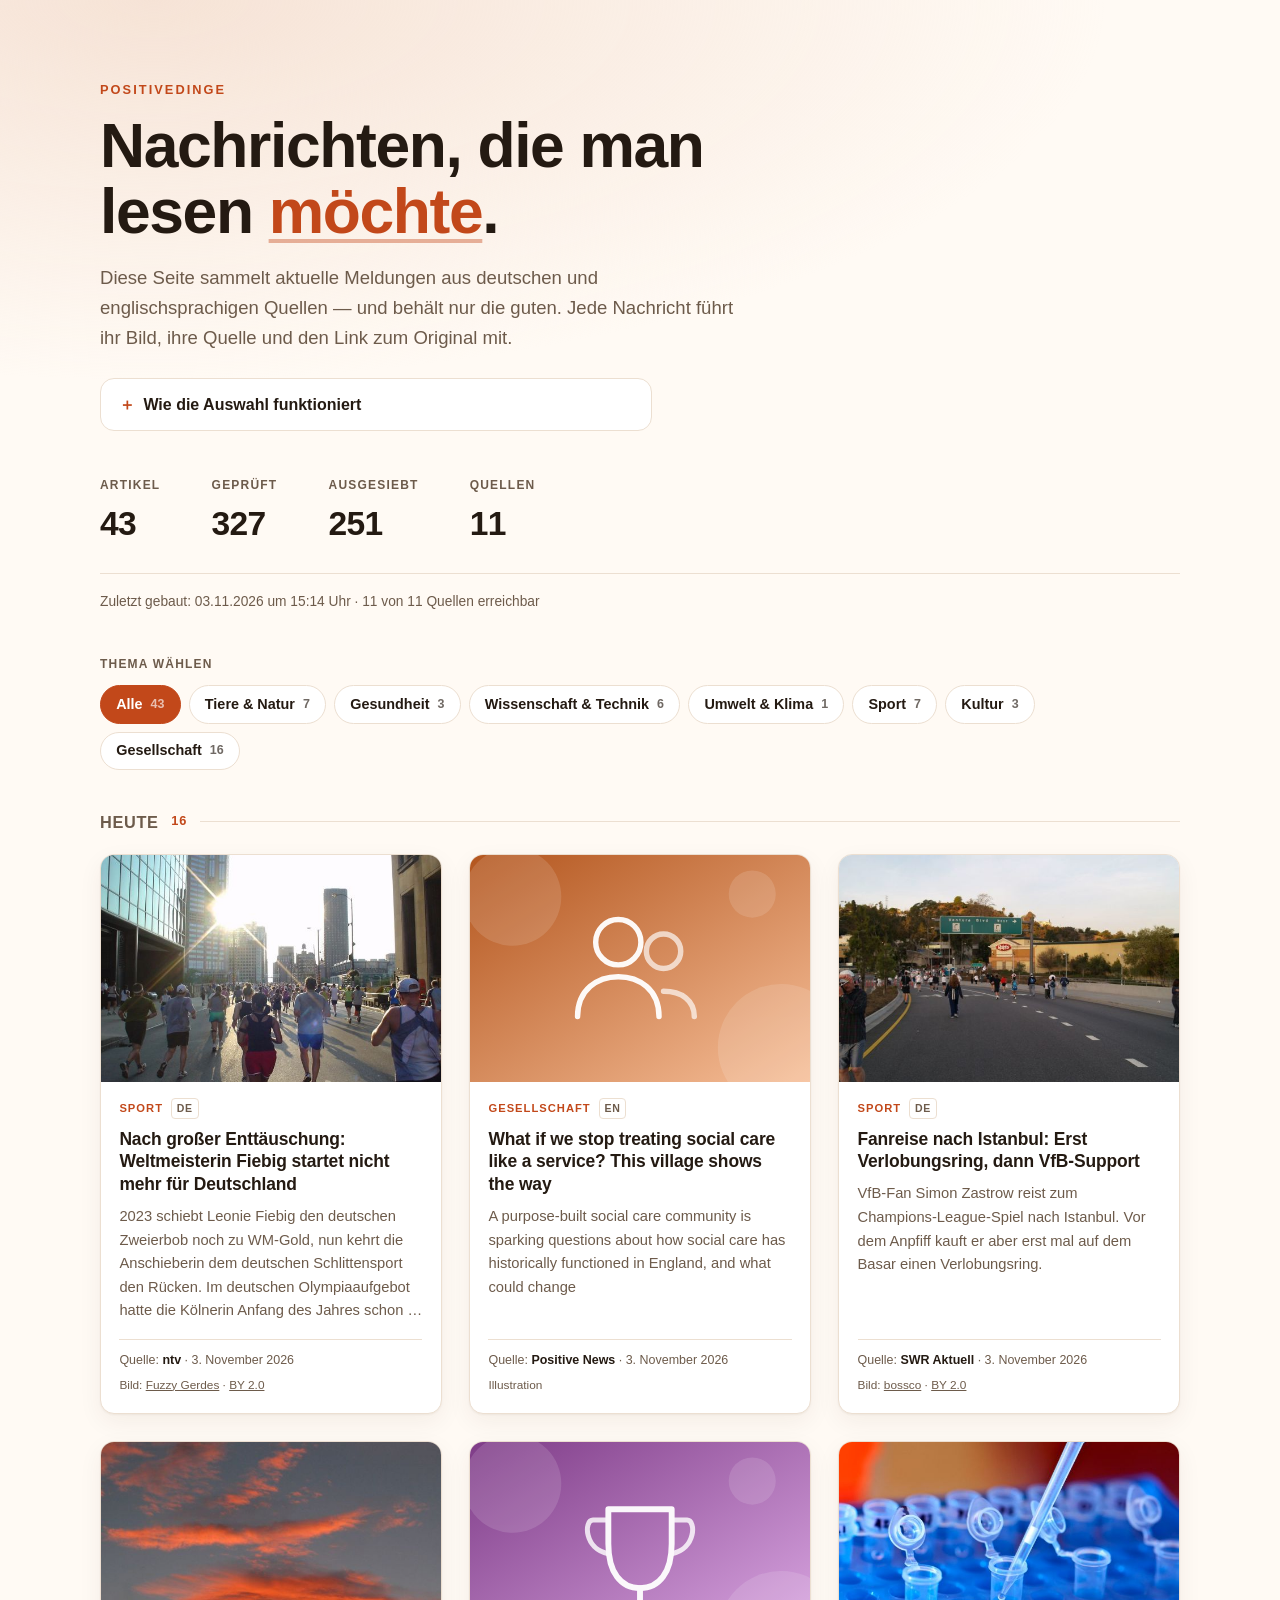
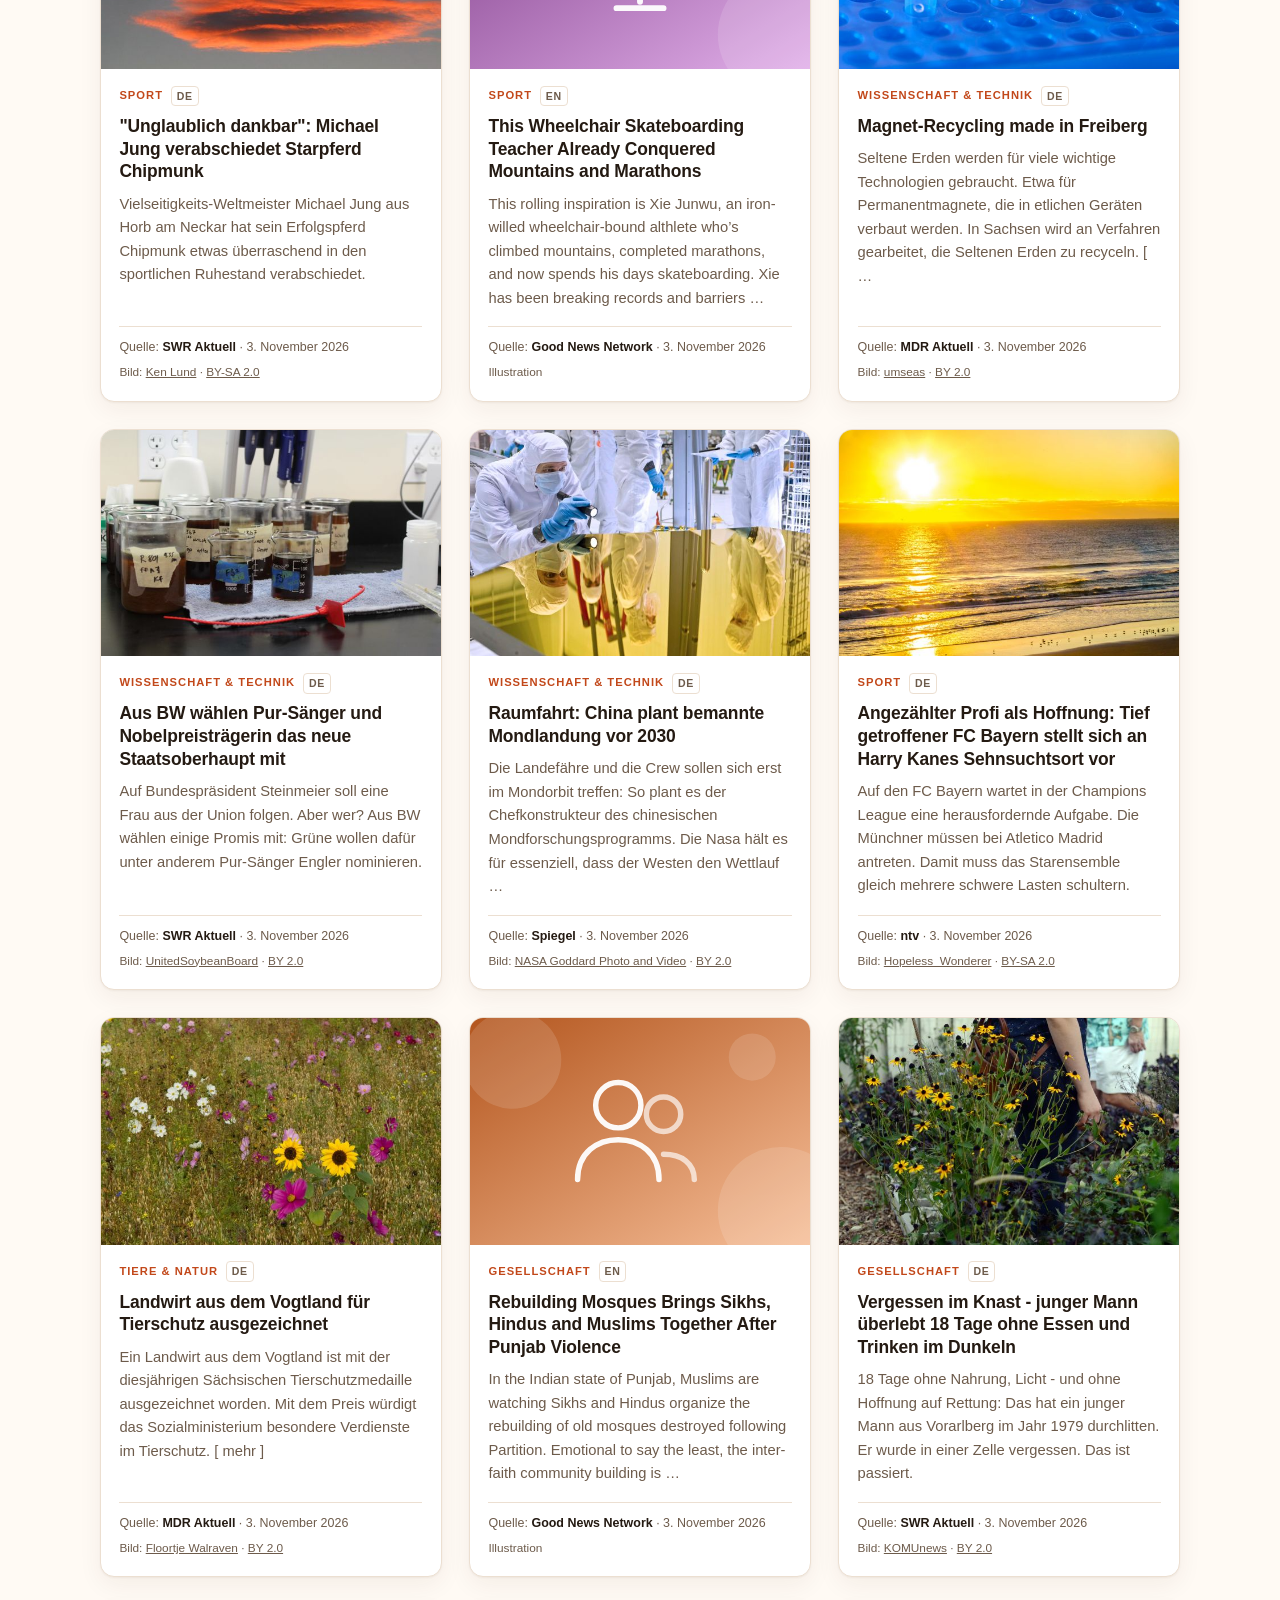
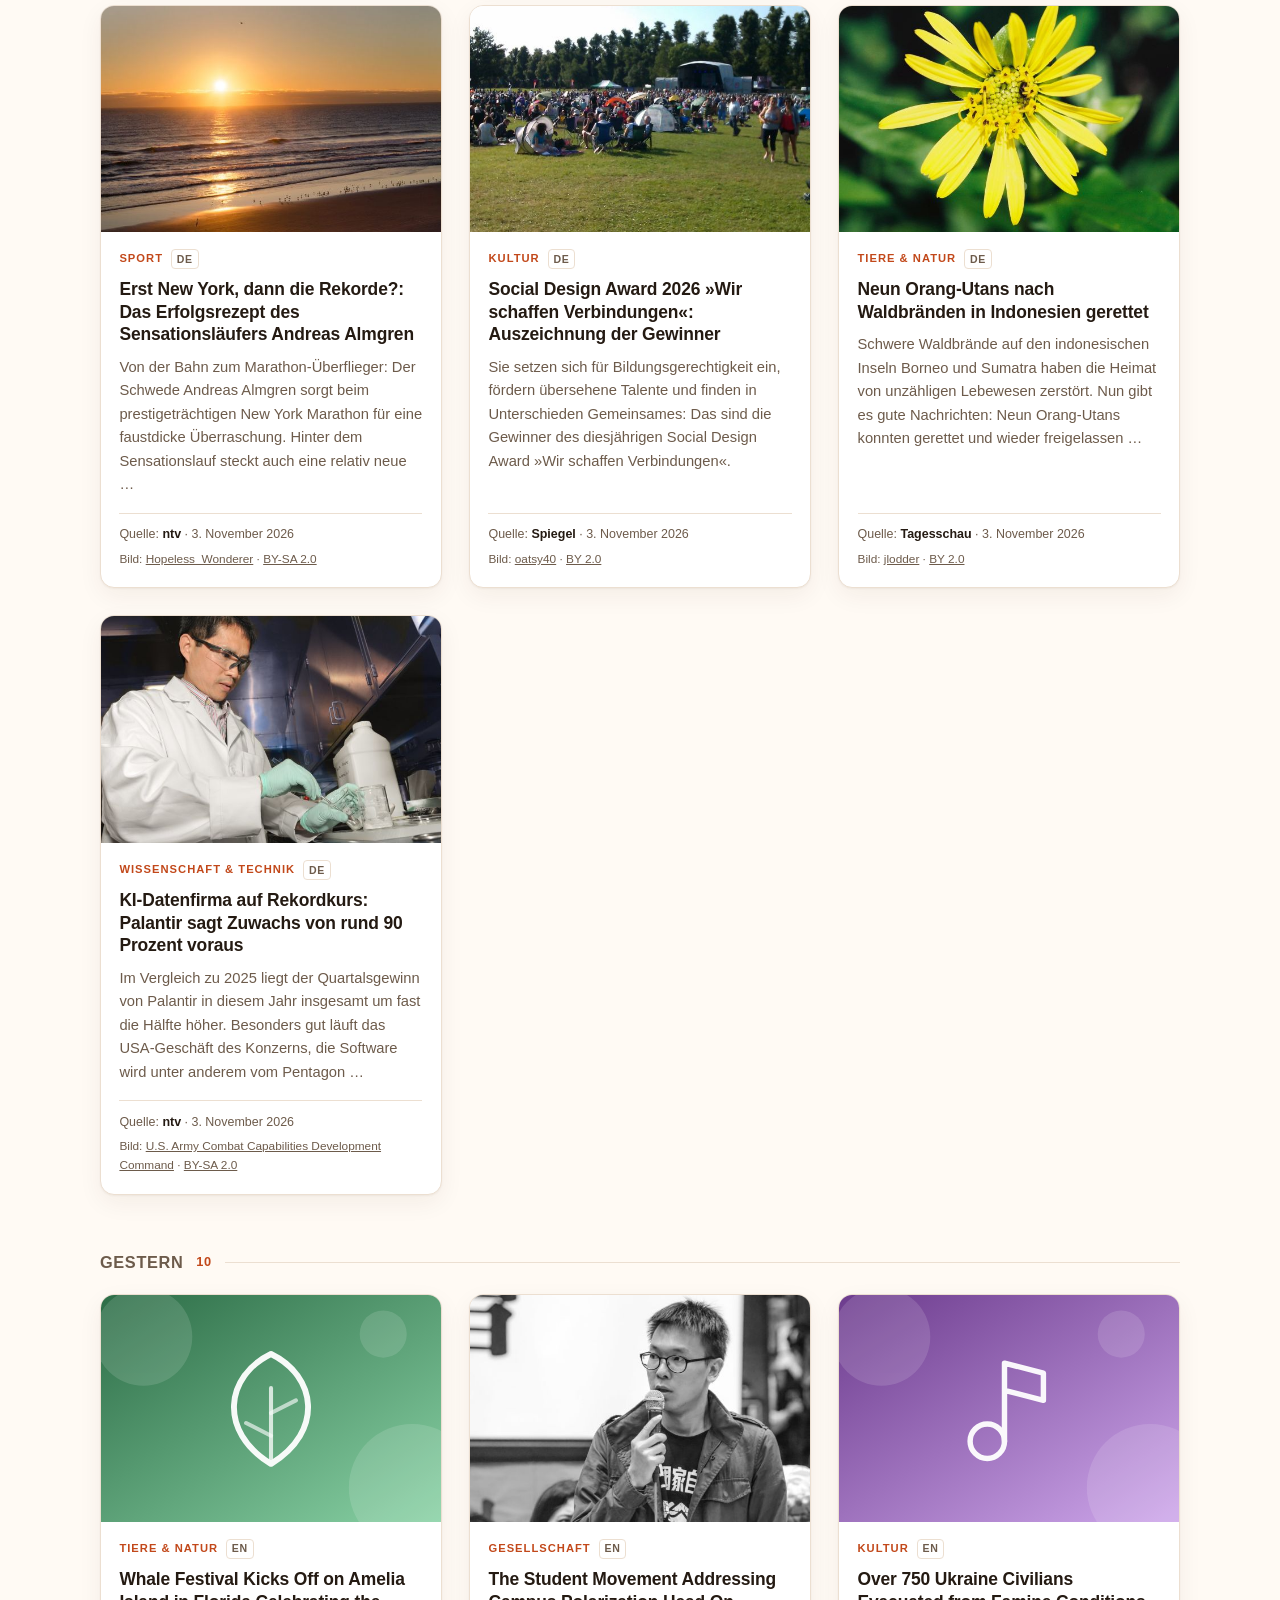
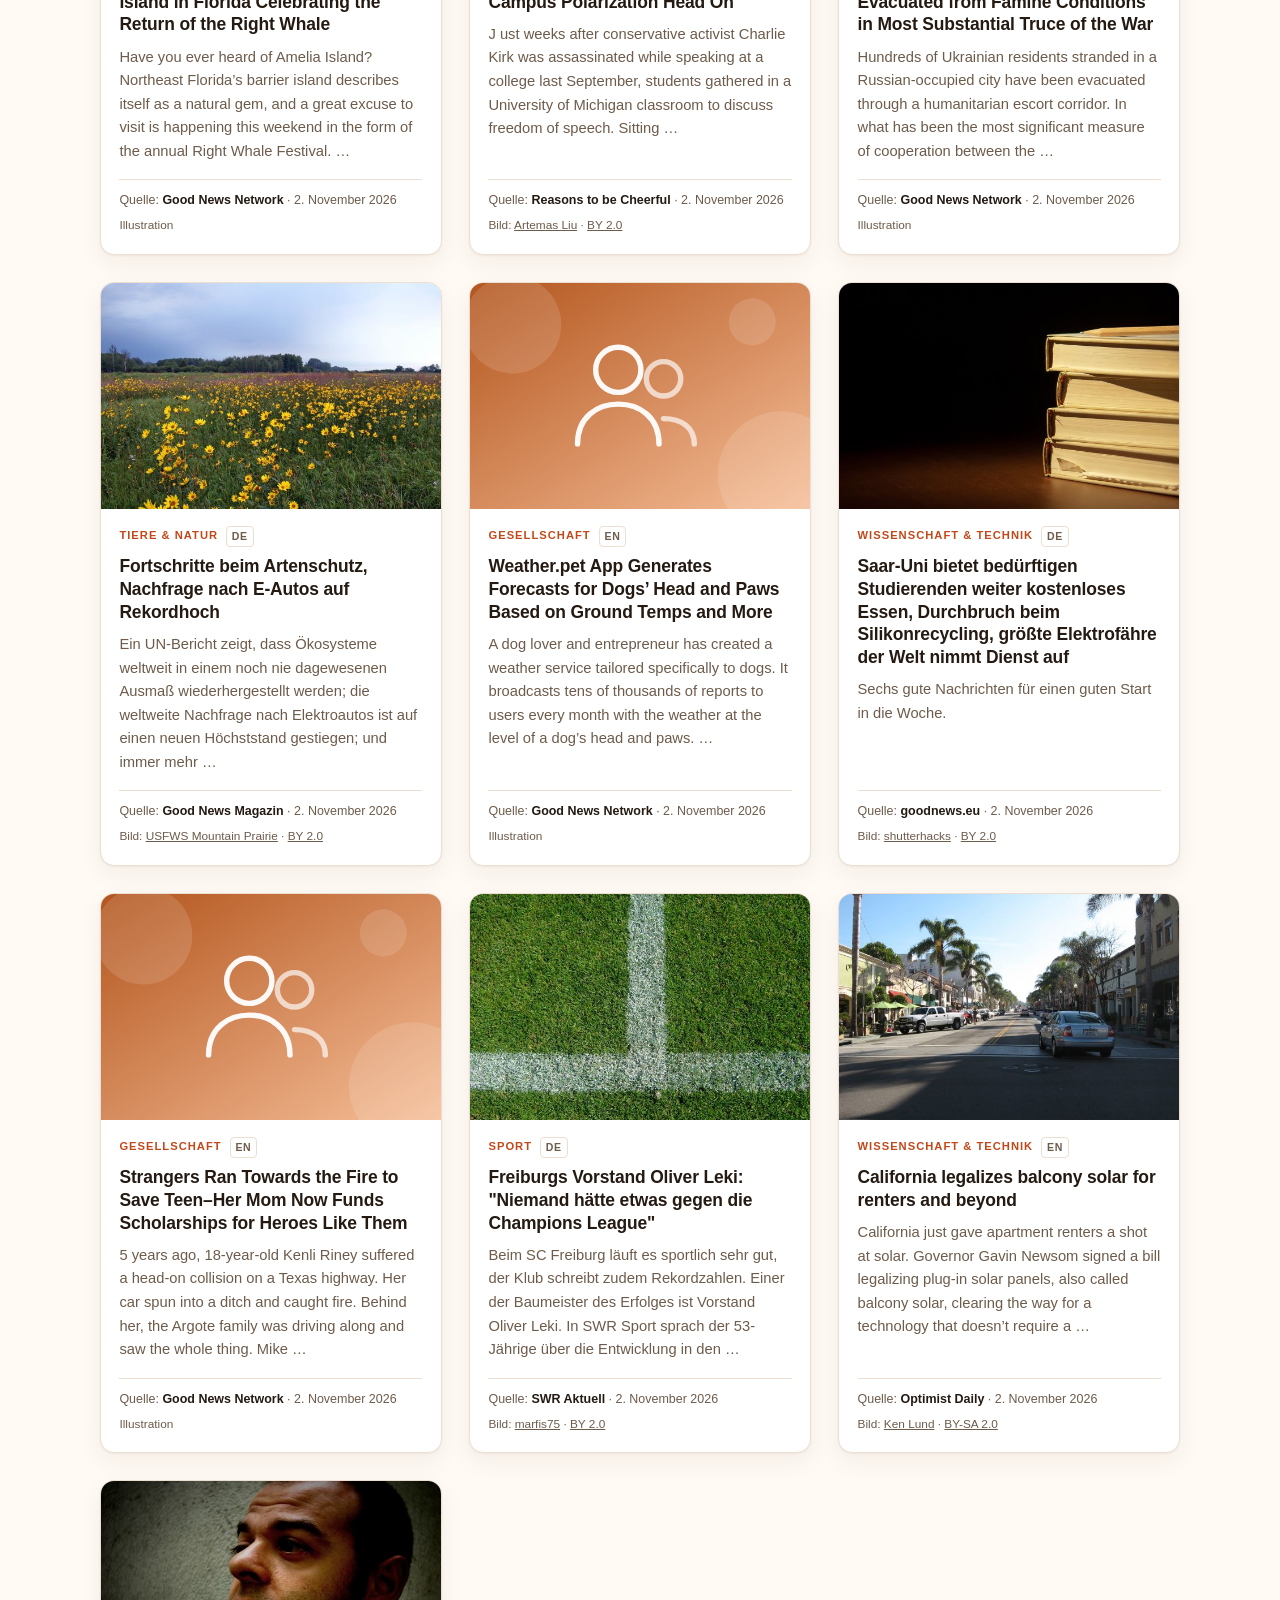
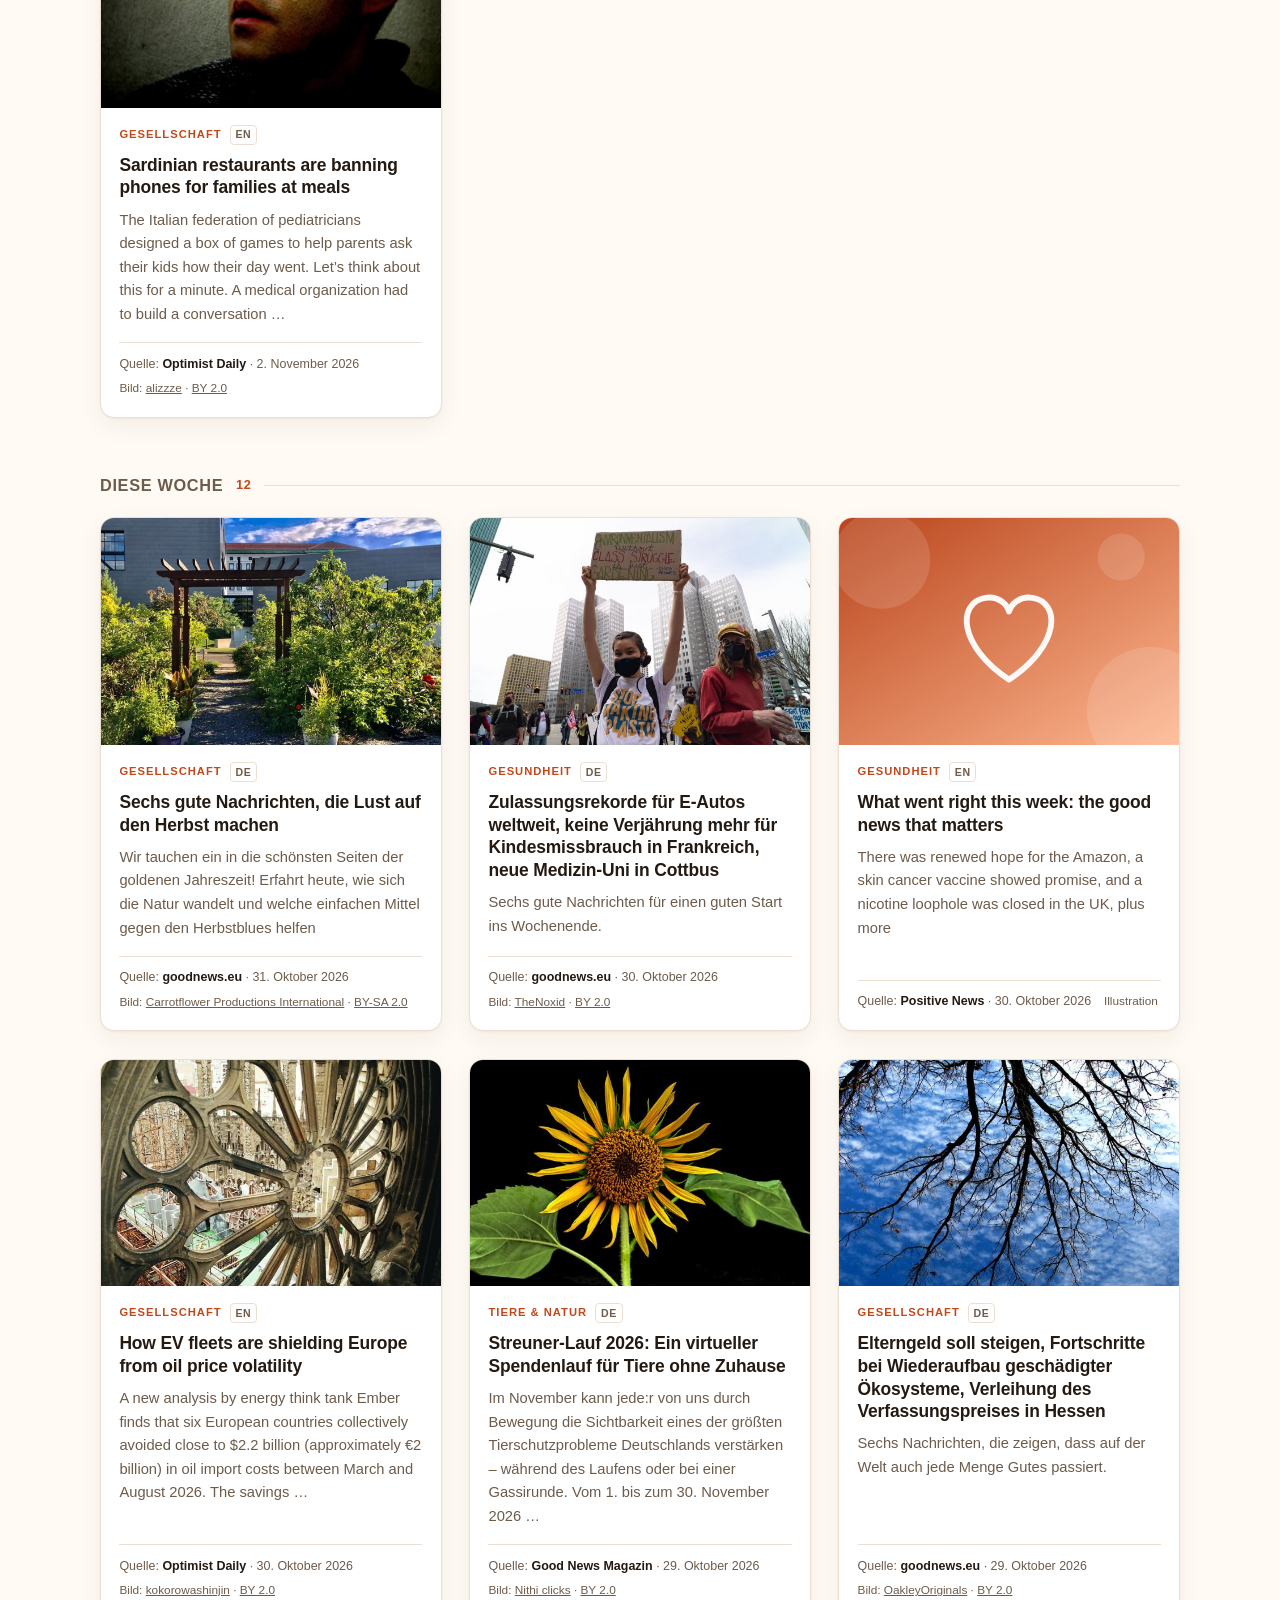
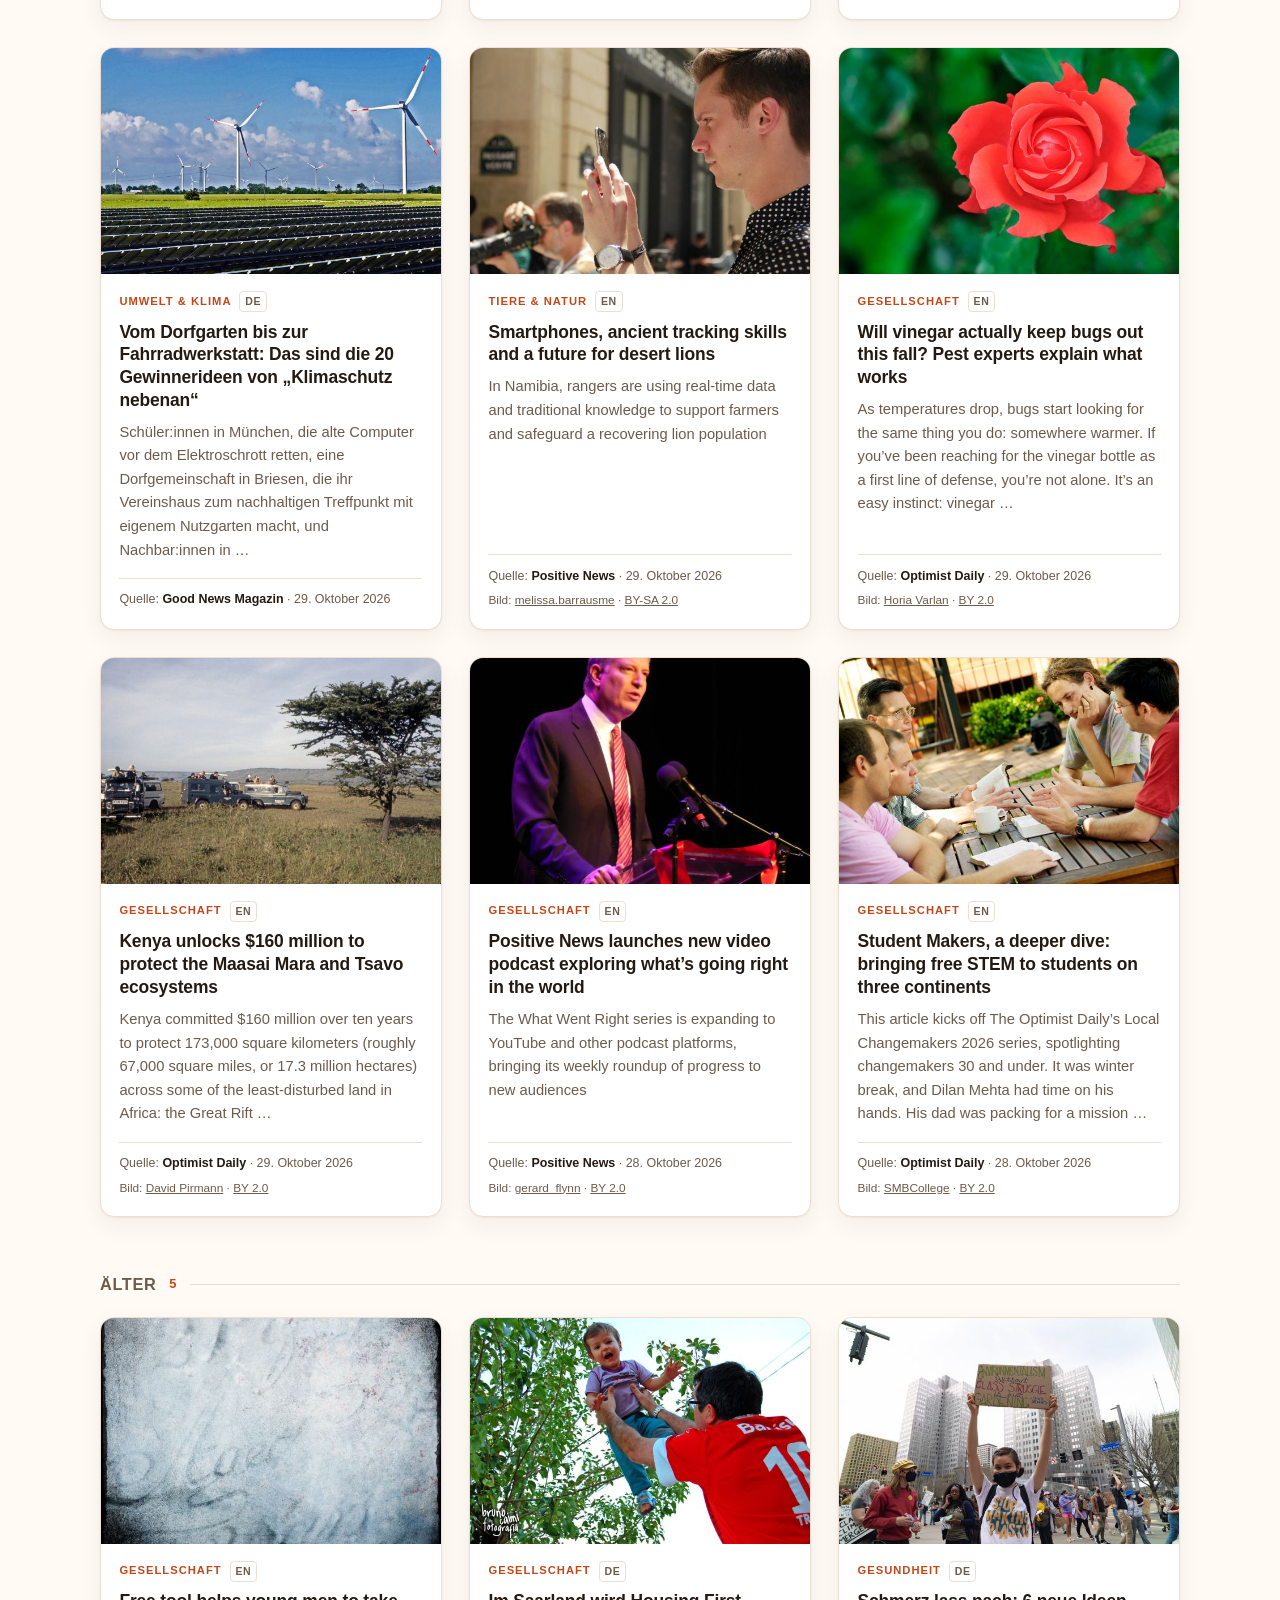
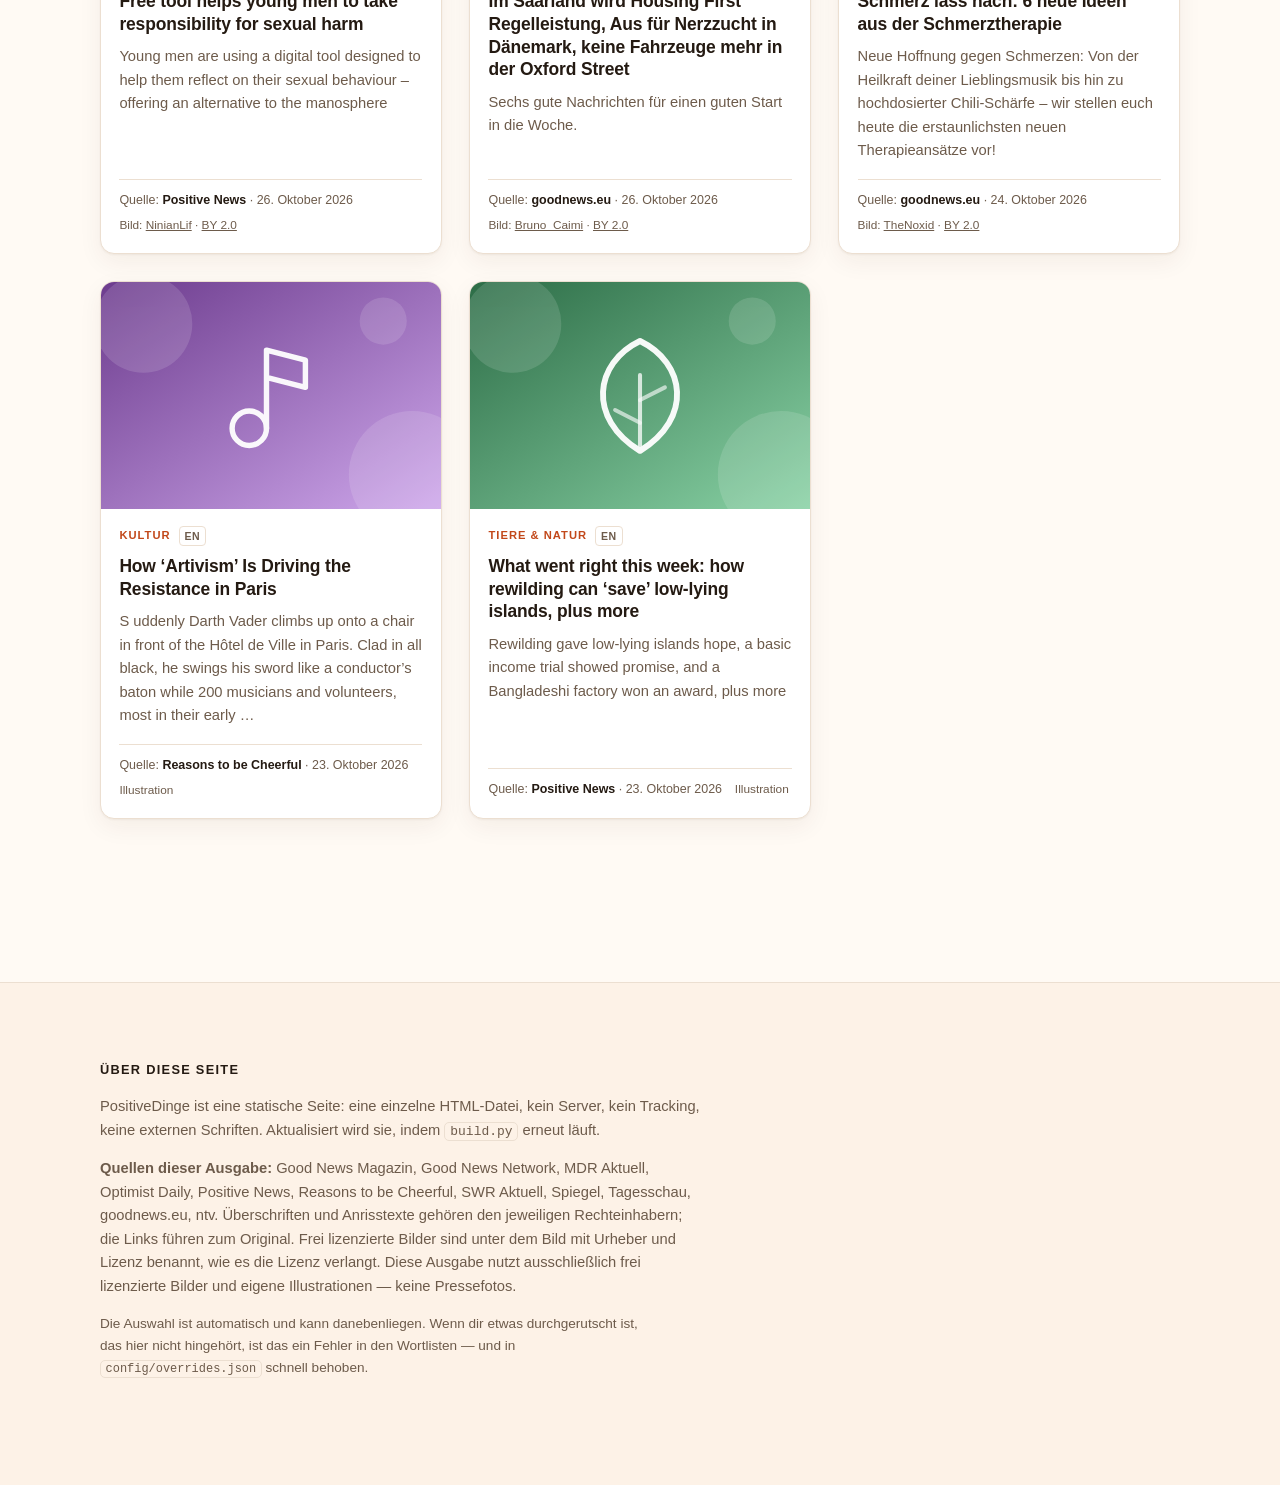
<file: index.html>
<!DOCTYPE html>
<!-- GENERIERT von build.py — nicht von Hand editieren.
     Aenderungen gehoeren in vorlage.html, css/style.css oder config/. -->
<html lang="de">
<head>
<meta charset="utf-8">
<meta name="viewport" content="width=device-width, initial-scale=1">
<title>PositiveDinge — nur gute Nachrichten</title>
<meta name="description" content="Aktuelle Nachrichten, aber nur die guten. Gesammelt aus
deutsch- und englischsprachigen Quellen, jede Meldung mit Bild und Quellenangabe.">
<meta name="color-scheme" content="light dark">
<link rel="stylesheet" href="css/style.css">
<link rel="icon" href="img/favicon.svg" type="image/svg+xml">
</head>
<body>

<a class="sprungmarke" href="#inhalt">Zum Inhalt springen</a>

<header class="kopf">
  <div class="huelle">
    <p class="kopf__marke">PositiveDinge</p>
    <h1 class="kopf__titel">Nachrichten, die man lesen <em>möchte</em>.</h1>
    <p class="kopf__text">
      Diese Seite sammelt aktuelle Meldungen aus deutschen und englischsprachigen
      Quellen — und behält nur die guten. Jede Nachricht führt ihr Bild, ihre
      Quelle und den Link zum Original mit.
    </p>

    <details class="methode">
      <summary>Wie die Auswahl funktioniert</summary>
      <div class="methode__text">
        <p>
          Ein Teil der Quellen berichtet ohnehin nur über gute Nachrichten. Bei
          den allgemeinen Nachrichtenquellen entscheidet ein Filter, und zwar
          bewusst <strong>umgekehrt</strong> als man zunächst denkt: Nicht das
          Negative wird ausgesperrt, sondern das Positive muss nachgewiesen
          werden. Eine reine Sperrliste ließe fast alles durch — die meisten
          Meldungen sind nämlich neutral, nicht offensichtlich negativ.
        </p>
        <p>
          In drei Stufen: Zuerst fliegen Formulierungen raus, die gut klingen,
          aber einen Fehlschlag beschreiben („Rettung gescheitert"). Dann greift
          eine Sperrliste gegen Gewalt, Unglück und Katastrophen — mit einer
          Ausnahme für verneinte Formen, denn „ohne Verletzte" ist eine gute
          Nachricht. Was übrig bleibt, muss Punkte sammeln: positive Wörter im
          Titel zählen doppelt, negative ziehen ab.
        </p>
        <p class="methode__ehrlich">
          <strong>Ehrlich gesagt:</strong> Wortlisten können nicht garantieren,
          dass nie eine unpassende Meldung durchrutscht. Sie senken die
          Trefferquote deutlich, mehr nicht. Deshalb protokolliert jeder Build
          jede Entscheidung, und Fehlgriffe lassen sich in
          <code>config/overrides.json</code> in Sekunden korrigieren.
        </p>
      </div>
    </details>

    <dl class="zahlen">
      <div class="zahlen__paar">
        <dt>Artikel</dt><dd>43</dd>
      </div>
      <div class="zahlen__paar">
        <dt>Geprüft</dt><dd>327</dd>
      </div>
      <div class="zahlen__paar">
        <dt>Ausgesiebt</dt><dd>251</dd>
      </div>
      <div class="zahlen__paar">
        <dt>Quellen</dt><dd>11</dd>
      </div>
    </dl>

    <p class="kopf__stand">
      Zuletzt gebaut: <time>03.11.2026 um 15:14 Uhr</time>
      · <span class="kopf__quellen">11 von 11
      Quellen erreichbar</span>
    </p>
  </div>
</header>

<main id="inhalt">
  <div class="huelle">

    <nav class="filter" aria-label="Themen filtern">
      <p class="filter__hinweis">Thema wählen</p>
      <div class="filter__chips" id="chips">
          <button class="chip is-aktiv" type="button" data-filter="alle" aria-pressed="true">Alle<span class="chip__zahl">43</span></button>
          <button class="chip" type="button" data-filter="tiere-natur" aria-pressed="false">Tiere &amp; Natur<span class="chip__zahl">7</span></button>
          <button class="chip" type="button" data-filter="gesundheit" aria-pressed="false">Gesundheit<span class="chip__zahl">3</span></button>
          <button class="chip" type="button" data-filter="wissenschaft-technik" aria-pressed="false">Wissenschaft &amp; Technik<span class="chip__zahl">6</span></button>
          <button class="chip" type="button" data-filter="umwelt-klima" aria-pressed="false">Umwelt &amp; Klima<span class="chip__zahl">1</span></button>
          <button class="chip" type="button" data-filter="sport" aria-pressed="false">Sport<span class="chip__zahl">7</span></button>
          <button class="chip" type="button" data-filter="kultur" aria-pressed="false">Kultur<span class="chip__zahl">3</span></button>
          <button class="chip" type="button" data-filter="gesellschaft" aria-pressed="false">Gesellschaft<span class="chip__zahl">16</span></button>
      </div>
    </nav>

    <p class="leer" id="leer" hidden>
      Zu diesem Thema gibt es gerade nichts. <button type="button" class="leer__zurueck"
      data-filter="alle">Alle Nachrichten zeigen</button>
    </p>

    <div id="strom">
      <section class="gruppe" aria-labelledby="gruppe-heute">
        <h2 class="gruppe__titel" id="gruppe-heute">Heute<span class="gruppe__zahl">16</span></h2>
        <div class="raster">
        <article class="karte" data-thema="sport" data-sprache="de">
          <div class="karte__bildrahmen"><img class="karte__bild" src="img/cc/af6c0c3df01b85f03134.jpg" alt="Symbolbild zum Thema Sport" width="600" height="449" loading="eager" decoding="async"></div>
          <div class="karte__inhalt">
            <p class="karte__kopf">
              <span class="karte__thema">Sport</span>
              <span class="karte__sprache" title="Sprache des Originals">DE</span>
            </p>
            <h3 class="karte__titel">
              <a href="https://www.n-tv.de/sport/Weltmeisterin-Fiebig-startet-nicht-mehr-fuer-Deutschland-id31490589.html" target="_blank" rel="noopener">Nach großer Enttäuschung: Weltmeisterin Fiebig startet nicht mehr für Deutschland</a>
            </h3>
            <p class="karte__teaser">2023 schiebt Leonie Fiebig den deutschen Zweierbob noch zu WM-Gold, nun kehrt die Anschieberin dem deutschen Schlittensport den Rücken. Im deutschen Olympiaaufgebot hatte die Kölnerin Anfang des Jahres schon …</p>
            <p class="karte__fuss">
              <span class="karte__quelle">Quelle: <strong>ntv</strong> · 3. November 2026</span>
              <span class="karte__nachweis">Bild: <a href="https://www.flickr.com/photos/62616836@N00" rel="noopener">Fuzzy Gerdes</a> · <a href="https://creativecommons.org/licenses/by/2.0/" rel="noopener">BY 2.0</a></span>
              
            </p>
          </div>
        </article>
        <article class="karte" data-thema="gesellschaft" data-sprache="en">
          <div class="karte__bildrahmen"><img class="karte__bild" src="img/kachel-gesellschaft.svg" alt="" width="800" height="500" loading="eager" decoding="async"></div>
          <div class="karte__inhalt">
            <p class="karte__kopf">
              <span class="karte__thema">Gesellschaft</span>
              <span class="karte__sprache" title="Sprache des Originals">EN</span>
            </p>
            <h3 class="karte__titel">
              <a href="https://www.positive.news/society/what-if-we-stopped-treating-social-care-like-a-service/" target="_blank" rel="noopener">What if we stop treating social care like a service? This village shows the way</a>
            </h3>
            <p class="karte__teaser">A purpose-built social care community is sparking questions about how social care has historically functioned in England, and what could change</p>
            <p class="karte__fuss">
              <span class="karte__quelle">Quelle: <strong>Positive News</strong> · 3. November 2026</span>
              <span class="karte__nachweis">Illustration</span>
              
            </p>
          </div>
        </article>
        <article class="karte" data-thema="sport" data-sprache="de">
          <div class="karte__bildrahmen"><img class="karte__bild" src="img/cc/e516d9d643f4fc532525.jpg" alt="Symbolbild zum Thema Sport" width="600" height="449" loading="eager" decoding="async"></div>
          <div class="karte__inhalt">
            <p class="karte__kopf">
              <span class="karte__thema">Sport</span>
              <span class="karte__sprache" title="Sprache des Originals">DE</span>
            </p>
            <h3 class="karte__titel">
              <a href="https://www.swr.de/sport/fussball/fan-vfb-stuttgart-verlobungsring-istanbul-champions-league-100.html" target="_blank" rel="noopener">Fanreise nach Istanbul: Erst Verlobungsring, dann VfB-Support</a>
            </h3>
            <p class="karte__teaser">VfB-Fan Simon Zastrow reist zum Champions-League-Spiel nach Istanbul. Vor dem Anpfiff kauft er aber erst mal auf dem Basar einen Verlobungsring.</p>
            <p class="karte__fuss">
              <span class="karte__quelle">Quelle: <strong>SWR Aktuell</strong> · 3. November 2026</span>
              <span class="karte__nachweis">Bild: <a href="https://www.flickr.com/photos/43521640@N00" rel="noopener">bossco</a> · <a href="https://creativecommons.org/licenses/by/2.0/" rel="noopener">BY 2.0</a></span>
              
            </p>
          </div>
        </article>
        <article class="karte" data-thema="sport" data-sprache="de">
          <div class="karte__bildrahmen"><img class="karte__bild" src="img/cc/d0eddf1bb41d1b2f94fa.jpg" alt="Symbolbild zum Thema Sport" width="600" height="449" loading="lazy" decoding="async"></div>
          <div class="karte__inhalt">
            <p class="karte__kopf">
              <span class="karte__thema">Sport</span>
              <span class="karte__sprache" title="Sprache des Originals">DE</span>
            </p>
            <h3 class="karte__titel">
              <a href="https://www.swr.de/sport/mehr-sport/reiten-michael-jung-mit-chipmunk-100.html" target="_blank" rel="noopener">&quot;Unglaublich dankbar&quot;: Michael Jung verabschiedet Starpferd Chipmunk</a>
            </h3>
            <p class="karte__teaser">Vielseitigkeits-Weltmeister Michael Jung aus Horb am Neckar hat sein Erfolgspferd Chipmunk etwas überraschend in den sportlichen Ruhestand verabschiedet.</p>
            <p class="karte__fuss">
              <span class="karte__quelle">Quelle: <strong>SWR Aktuell</strong> · 3. November 2026</span>
              <span class="karte__nachweis">Bild: <a href="https://www.flickr.com/photos/75683070@N00" rel="noopener">Ken Lund</a> · <a href="https://creativecommons.org/licenses/by-sa/2.0/" rel="noopener">BY-SA 2.0</a></span>
              
            </p>
          </div>
        </article>
        <article class="karte" data-thema="sport" data-sprache="en">
          <div class="karte__bildrahmen"><img class="karte__bild" src="img/kachel-sport.svg" alt="" width="800" height="500" loading="lazy" decoding="async"></div>
          <div class="karte__inhalt">
            <p class="karte__kopf">
              <span class="karte__thema">Sport</span>
              <span class="karte__sprache" title="Sprache des Originals">EN</span>
            </p>
            <h3 class="karte__titel">
              <a href="https://www.goodnewsnetwork.org/he-conquered-mountains-and-marathons-now-he-teaches-wheelchair-skateboarding-watch/" target="_blank" rel="noopener">This Wheelchair Skateboarding Teacher Already Conquered Mountains and Marathons</a>
            </h3>
            <p class="karte__teaser">This rolling inspiration is Xie Junwu, an iron-willed wheelchair-bound althlete who’s climbed mountains, completed marathons, and now spends his days skateboarding. Xie has been breaking records and barriers …</p>
            <p class="karte__fuss">
              <span class="karte__quelle">Quelle: <strong>Good News Network</strong> · 3. November 2026</span>
              <span class="karte__nachweis">Illustration</span>
              
            </p>
          </div>
        </article>
        <article class="karte" data-thema="wissenschaft-technik" data-sprache="de">
          <div class="karte__bildrahmen"><img class="karte__bild" src="img/cc/7b3d6652a9d4b44ba113.jpg" alt="Symbolbild zum Thema Wissenschaft &amp; Technik" width="600" height="406" loading="lazy" decoding="async"></div>
          <div class="karte__inhalt">
            <p class="karte__kopf">
              <span class="karte__thema">Wissenschaft &amp; Technik</span>
              <span class="karte__sprache" title="Sprache des Originals">DE</span>
            </p>
            <h3 class="karte__titel">
              <a href="https://www.mdr.de/wissen/naturwissenschaften-technik/projekt-in-sachsen-seltene-erden-zurueckgewinnen,neodym-100.html" target="_blank" rel="noopener">Magnet-Recycling made in Freiberg</a>
            </h3>
            <p class="karte__teaser">Seltene Erden werden für viele wichtige Technologien gebraucht. Etwa für Permanentmagnete, die in etlichen Geräten verbaut werden. In Sachsen wird an Verfahren gearbeitet, die Seltenen Erden zu recyceln. [ …</p>
            <p class="karte__fuss">
              <span class="karte__quelle">Quelle: <strong>MDR Aktuell</strong> · 3. November 2026</span>
              <span class="karte__nachweis">Bild: <a href="https://www.flickr.com/photos/26835854@N07" rel="noopener">umseas</a> · <a href="https://creativecommons.org/licenses/by/2.0/" rel="noopener">BY 2.0</a></span>
              
            </p>
          </div>
        </article>
        <article class="karte" data-thema="wissenschaft-technik" data-sprache="de">
          <div class="karte__bildrahmen"><img class="karte__bild" src="img/cc/10693811d851ea1558ce.jpg" alt="Symbolbild zum Thema Wissenschaft &amp; Technik" width="600" height="400" loading="lazy" decoding="async"></div>
          <div class="karte__inhalt">
            <p class="karte__kopf">
              <span class="karte__thema">Wissenschaft &amp; Technik</span>
              <span class="karte__sprache" title="Sprache des Originals">DE</span>
            </p>
            <h3 class="karte__titel">
              <a href="https://www.swr.de/swraktuell/baden-wuerttemberg/suche-nach-neuem-staatsoberhaupt-100.html" target="_blank" rel="noopener">Aus BW wählen Pur-Sänger und Nobelpreisträgerin das neue Staatsoberhaupt mit</a>
            </h3>
            <p class="karte__teaser">Auf Bundespräsident Steinmeier soll eine Frau aus der Union folgen. Aber wer? Aus BW wählen einige Promis mit: Grüne wollen dafür unter anderem Pur-Sänger Engler nominieren.</p>
            <p class="karte__fuss">
              <span class="karte__quelle">Quelle: <strong>SWR Aktuell</strong> · 3. November 2026</span>
              <span class="karte__nachweis">Bild: <a href="https://www.flickr.com/photos/95352257@N06" rel="noopener">UnitedSoybeanBoard</a> · <a href="https://creativecommons.org/licenses/by/2.0/" rel="noopener">BY 2.0</a></span>
              
            </p>
          </div>
        </article>
        <article class="karte" data-thema="wissenschaft-technik" data-sprache="de">
          <div class="karte__bildrahmen"><img class="karte__bild" src="img/cc/a5659236f24721caee22.jpg" alt="Symbolbild zum Thema Wissenschaft &amp; Technik" width="600" height="399" loading="lazy" decoding="async"></div>
          <div class="karte__inhalt">
            <p class="karte__kopf">
              <span class="karte__thema">Wissenschaft &amp; Technik</span>
              <span class="karte__sprache" title="Sprache des Originals">DE</span>
            </p>
            <h3 class="karte__titel">
              <a href="https://www.spiegel.de/wissenschaft/weltall/raumfahrt-china-plant-bemannte-mondlandung-vor-2030-a-96ec221a-a77c-4a35-adbe-ce90d7b475f9#ref=rss" target="_blank" rel="noopener">Raumfahrt: China plant bemannte Mondlandung vor 2030</a>
            </h3>
            <p class="karte__teaser">Die Landefähre und die Crew sollen sich erst im Mondorbit treffen: So plant es der Chefkonstrukteur des chinesischen Mondforschungsprogramms. Die Nasa hält es für essenziell, dass der Westen den Wettlauf …</p>
            <p class="karte__fuss">
              <span class="karte__quelle">Quelle: <strong>Spiegel</strong> · 3. November 2026</span>
              <span class="karte__nachweis">Bild: <a href="https://www.flickr.com/photos/24662369@N07" rel="noopener">NASA Goddard Photo and Video</a> · <a href="https://creativecommons.org/licenses/by/2.0/" rel="noopener">BY 2.0</a></span>
              
            </p>
          </div>
        </article>
        <article class="karte" data-thema="sport" data-sprache="de">
          <div class="karte__bildrahmen"><img class="karte__bild" src="img/cc/7d12cd1652d843afa55f.jpg" alt="Symbolbild zum Thema Sport" width="600" height="397" loading="lazy" decoding="async"></div>
          <div class="karte__inhalt">
            <p class="karte__kopf">
              <span class="karte__thema">Sport</span>
              <span class="karte__sprache" title="Sprache des Originals">DE</span>
            </p>
            <h3 class="karte__titel">
              <a href="https://www.n-tv.de/sport/fussball/Tief-getroffener-FC-Bayern-stellt-sich-an-Harry-Kanes-Sehnsuchtsort-vor-id31488551.html" target="_blank" rel="noopener">Angezählter Profi als Hoffnung: Tief getroffener FC Bayern stellt sich an Harry Kanes Sehnsuchtsort vor</a>
            </h3>
            <p class="karte__teaser">Auf den FC Bayern wartet in der Champions League eine herausfordernde Aufgabe. Die Münchner müssen bei Atletico Madrid antreten. Damit muss das Starensemble gleich mehrere schwere Lasten schultern.</p>
            <p class="karte__fuss">
              <span class="karte__quelle">Quelle: <strong>ntv</strong> · 3. November 2026</span>
              <span class="karte__nachweis">Bild: <a href="https://www.flickr.com/photos/88084017@N07" rel="noopener">Hopeless_Wonderer</a> · <a href="https://creativecommons.org/licenses/by-sa/2.0/" rel="noopener">BY-SA 2.0</a></span>
              
            </p>
          </div>
        </article>
        <article class="karte" data-thema="tiere-natur" data-sprache="de">
          <div class="karte__bildrahmen"><img class="karte__bild" src="img/cc/0be42cb115fe10000764.jpg" alt="Symbolbild zum Thema Tiere &amp; Natur" width="600" height="443" loading="lazy" decoding="async"></div>
          <div class="karte__inhalt">
            <p class="karte__kopf">
              <span class="karte__thema">Tiere &amp; Natur</span>
              <span class="karte__sprache" title="Sprache des Originals">DE</span>
            </p>
            <h3 class="karte__titel">
              <a href="https://www.mdr.de/nachrichten/sachsen/chemnitz/vogtland/tierschutzmedaille-rundstall,tierschutzpreis-landwirt-kuehe-100.html" target="_blank" rel="noopener">Landwirt aus dem Vogtland für Tierschutz ausgezeichnet</a>
            </h3>
            <p class="karte__teaser">Ein Landwirt aus dem Vogtland ist mit der diesjährigen Sächsischen Tierschutzmedaille ausgezeichnet worden. Mit dem Preis würdigt das Sozialministerium besondere Verdienste im Tierschutz. [ mehr ]</p>
            <p class="karte__fuss">
              <span class="karte__quelle">Quelle: <strong>MDR Aktuell</strong> · 3. November 2026</span>
              <span class="karte__nachweis">Bild: <a href="https://www.flickr.com/photos/13521837@N00" rel="noopener">Floortje Walraven</a> · <a href="https://creativecommons.org/licenses/by/2.0/" rel="noopener">BY 2.0</a></span>
              
            </p>
          </div>
        </article>
        <article class="karte" data-thema="gesellschaft" data-sprache="en">
          <div class="karte__bildrahmen"><img class="karte__bild" src="img/kachel-gesellschaft.svg" alt="" width="800" height="500" loading="lazy" decoding="async"></div>
          <div class="karte__inhalt">
            <p class="karte__kopf">
              <span class="karte__thema">Gesellschaft</span>
              <span class="karte__sprache" title="Sprache des Originals">EN</span>
            </p>
            <h3 class="karte__titel">
              <a href="https://www.goodnewsnetwork.org/rebuilding-mosques-brings-sikhs-hindus-and-muslims-together-after-punjab-violence/" target="_blank" rel="noopener">Rebuilding Mosques Brings Sikhs, Hindus and Muslims Together After Punjab Violence</a>
            </h3>
            <p class="karte__teaser">In the Indian state of Punjab, Muslims are watching Sikhs and Hindus organize the rebuilding of old mosques destroyed following Partition. Emotional to say the least, the inter-faith community building is …</p>
            <p class="karte__fuss">
              <span class="karte__quelle">Quelle: <strong>Good News Network</strong> · 3. November 2026</span>
              <span class="karte__nachweis">Illustration</span>
              
            </p>
          </div>
        </article>
        <article class="karte" data-thema="gesellschaft" data-sprache="de">
          <div class="karte__bildrahmen"><img class="karte__bild" src="img/cc/b69b3d7e5a9f90dedf90.jpg" alt="Symbolbild zum Thema Gesellschaft" width="600" height="397" loading="lazy" decoding="async"></div>
          <div class="karte__inhalt">
            <p class="karte__kopf">
              <span class="karte__thema">Gesellschaft</span>
              <span class="karte__sprache" title="Sprache des Originals">DE</span>
            </p>
            <h3 class="karte__titel">
              <a href="https://www.swr.de/swraktuell/baden-wuerttemberg/friedrichshafen/vergessen-im-knast-junger-mann-ueberlebt-18-tage-ohne-essen-und-trinken-100.html" target="_blank" rel="noopener">Vergessen im Knast - junger Mann überlebt 18 Tage ohne Essen und Trinken im Dunkeln</a>
            </h3>
            <p class="karte__teaser">18 Tage ohne Nahrung, Licht - und ohne Hoffnung auf Rettung: Das hat ein junger Mann aus Vorarlberg im Jahr 1979 durchlitten. Er wurde in einer Zelle vergessen. Das ist passiert.</p>
            <p class="karte__fuss">
              <span class="karte__quelle">Quelle: <strong>SWR Aktuell</strong> · 3. November 2026</span>
              <span class="karte__nachweis">Bild: <a href="https://www.flickr.com/photos/12801018@N00" rel="noopener">KOMUnews</a> · <a href="https://creativecommons.org/licenses/by/2.0/" rel="noopener">BY 2.0</a></span>
              
            </p>
          </div>
        </article>
        <article class="karte" data-thema="sport" data-sprache="de">
          <div class="karte__bildrahmen"><img class="karte__bild" src="img/cc/11994e084bf244e9e3ad.jpg" alt="Symbolbild zum Thema Sport" width="600" height="397" loading="lazy" decoding="async"></div>
          <div class="karte__inhalt">
            <p class="karte__kopf">
              <span class="karte__thema">Sport</span>
              <span class="karte__sprache" title="Sprache des Originals">DE</span>
            </p>
            <h3 class="karte__titel">
              <a href="https://www.n-tv.de/sport/leichtathletik/Das-Erfolgsrezept-des-Sensationslaeufers-Andreas-Almgren-id31488931.html" target="_blank" rel="noopener">Erst New York, dann die Rekorde?: Das Erfolgsrezept des Sensationsläufers Andreas Almgren</a>
            </h3>
            <p class="karte__teaser">Von der Bahn zum Marathon-Überflieger: Der Schwede Andreas Almgren sorgt beim prestigeträchtigen New York Marathon für eine faustdicke Überraschung. Hinter dem Sensationslauf steckt auch eine relativ neue …</p>
            <p class="karte__fuss">
              <span class="karte__quelle">Quelle: <strong>ntv</strong> · 3. November 2026</span>
              <span class="karte__nachweis">Bild: <a href="https://www.flickr.com/photos/88084017@N07" rel="noopener">Hopeless_Wonderer</a> · <a href="https://creativecommons.org/licenses/by-sa/2.0/" rel="noopener">BY-SA 2.0</a></span>
              
            </p>
          </div>
        </article>
        <article class="karte" data-thema="kultur" data-sprache="de">
          <div class="karte__bildrahmen"><img class="karte__bild" src="img/cc/73ec2981bdb9c1fe2cc9.jpg" alt="Symbolbild zum Thema Kultur" width="600" height="451" loading="lazy" decoding="async"></div>
          <div class="karte__inhalt">
            <p class="karte__kopf">
              <span class="karte__thema">Kultur</span>
              <span class="karte__sprache" title="Sprache des Originals">DE</span>
            </p>
            <h3 class="karte__titel">
              <a href="https://www.spiegel.de/stil/social-design-award-2026-wir-schaffen-verbindungen-auszeichnung-der-gewinner-a-3593240b-de02-48ab-8d75-ad32d68c09a7#ref=rss" target="_blank" rel="noopener">Social Design Award 2026 »Wir schaffen Verbindungen«: Auszeichnung der Gewinner</a>
            </h3>
            <p class="karte__teaser">Sie setzen sich für Bildungsgerechtigkeit ein, fördern übersehene Talente und finden in Unterschieden Gemeinsames: Das sind die Gewinner des diesjährigen Social Design Award »Wir schaffen Verbindungen«.</p>
            <p class="karte__fuss">
              <span class="karte__quelle">Quelle: <strong>Spiegel</strong> · 3. November 2026</span>
              <span class="karte__nachweis">Bild: <a href="https://www.flickr.com/photos/68089229@N06" rel="noopener">oatsy40</a> · <a href="https://creativecommons.org/licenses/by/2.0/" rel="noopener">BY 2.0</a></span>
              
            </p>
          </div>
        </article>
        <article class="karte" data-thema="tiere-natur" data-sprache="de">
          <div class="karte__bildrahmen"><img class="karte__bild" src="img/cc/a2839ddc02894c6829b6.jpg" alt="Symbolbild zum Thema Tiere &amp; Natur" width="600" height="404" loading="lazy" decoding="async"></div>
          <div class="karte__inhalt">
            <p class="karte__kopf">
              <span class="karte__thema">Tiere &amp; Natur</span>
              <span class="karte__sprache" title="Sprache des Originals">DE</span>
            </p>
            <h3 class="karte__titel">
              <a href="https://www.tagesschau.de/ausland/asien/indonesien-orang-utans-brand-100.html" target="_blank" rel="noopener">Neun Orang-Utans nach Waldbränden in Indonesien gerettet</a>
            </h3>
            <p class="karte__teaser">Schwere Waldbrände auf den indonesischen Inseln Borneo und Sumatra haben die Heimat von unzähligen Lebewesen zerstört. Nun gibt es gute Nachrichten: Neun Orang-Utans konnten gerettet und wieder freigelassen …</p>
            <p class="karte__fuss">
              <span class="karte__quelle">Quelle: <strong>Tagesschau</strong> · 3. November 2026</span>
              <span class="karte__nachweis">Bild: <a href="https://www.flickr.com/photos/45040421@N06" rel="noopener">jlodder</a> · <a href="https://creativecommons.org/licenses/by/2.0/" rel="noopener">BY 2.0</a></span>
              
            </p>
          </div>
        </article>
        <article class="karte" data-thema="wissenschaft-technik" data-sprache="de">
          <div class="karte__bildrahmen"><img class="karte__bild" src="img/cc/95481f434d73b1b09a86.jpg" alt="Symbolbild zum Thema Wissenschaft &amp; Technik" width="600" height="399" loading="lazy" decoding="async"></div>
          <div class="karte__inhalt">
            <p class="karte__kopf">
              <span class="karte__thema">Wissenschaft &amp; Technik</span>
              <span class="karte__sprache" title="Sprache des Originals">DE</span>
            </p>
            <h3 class="karte__titel">
              <a href="https://www.n-tv.de/wirtschaft/Palantir-sagt-Zuwachs-von-rund-90-Prozent-voraus-id31488043.html" target="_blank" rel="noopener">KI-Datenfirma auf Rekordkurs: Palantir sagt Zuwachs von rund 90 Prozent voraus</a>
            </h3>
            <p class="karte__teaser">Im Vergleich zu 2025 liegt der Quartalsgewinn von Palantir in diesem Jahr insgesamt um fast die Hälfte höher. Besonders gut läuft das USA-Geschäft des Konzerns, die Software wird unter anderem vom Pentagon …</p>
            <p class="karte__fuss">
              <span class="karte__quelle">Quelle: <strong>ntv</strong> · 3. November 2026</span>
              <span class="karte__nachweis">Bild: <a href="https://www.flickr.com/photos/34402227@N03" rel="noopener">U.S. Army Combat Capabilities Development Command</a> · <a href="https://creativecommons.org/licenses/by-sa/2.0/" rel="noopener">BY-SA 2.0</a></span>
              
            </p>
          </div>
        </article>
        </div>
      </section>
      <section class="gruppe" aria-labelledby="gruppe-gestern">
        <h2 class="gruppe__titel" id="gruppe-gestern">Gestern<span class="gruppe__zahl">10</span></h2>
        <div class="raster">
        <article class="karte" data-thema="tiere-natur" data-sprache="en">
          <div class="karte__bildrahmen"><img class="karte__bild" src="img/kachel-tiere-natur.svg" alt="" width="800" height="500" loading="lazy" decoding="async"></div>
          <div class="karte__inhalt">
            <p class="karte__kopf">
              <span class="karte__thema">Tiere &amp; Natur</span>
              <span class="karte__sprache" title="Sprache des Originals">EN</span>
            </p>
            <h3 class="karte__titel">
              <a href="https://www.goodnewsnetwork.org/whale-festival-to-kick-off-amelia-island-in-florida-to-celebrate-the-return-of-the-right-whale/" target="_blank" rel="noopener">Whale Festival Kicks Off on Amelia Island in Florida Celebrating the Return of the Right Whale</a>
            </h3>
            <p class="karte__teaser">Have you ever heard of Amelia Island? Northeast Florida’s barrier island describes itself as a natural gem, and a great excuse to visit is happening this weekend in the form of the annual Right Whale Festival. …</p>
            <p class="karte__fuss">
              <span class="karte__quelle">Quelle: <strong>Good News Network</strong> · 2. November 2026</span>
              <span class="karte__nachweis">Illustration</span>
              
            </p>
          </div>
        </article>
        <article class="karte" data-thema="gesellschaft" data-sprache="en">
          <div class="karte__bildrahmen"><img class="karte__bild" src="img/cc/2e547b4ec630525a1514.jpg" alt="Symbolbild zum Thema Gesellschaft" width="600" height="400" loading="lazy" decoding="async"></div>
          <div class="karte__inhalt">
            <p class="karte__kopf">
              <span class="karte__thema">Gesellschaft</span>
              <span class="karte__sprache" title="Sprache des Originals">EN</span>
            </p>
            <h3 class="karte__titel">
              <a href="https://reasonstobecheerful.world/students-addressing-campus-polarization-healthy-debate/" target="_blank" rel="noopener">The Student Movement Addressing Campus Polarization Head On</a>
            </h3>
            <p class="karte__teaser">J ust weeks after conservative activist Charlie Kirk was assassinated while speaking at a college last September, students gathered in a University of Michigan classroom to discuss freedom of speech. Sitting …</p>
            <p class="karte__fuss">
              <span class="karte__quelle">Quelle: <strong>Reasons to be Cheerful</strong> · 2. November 2026</span>
              <span class="karte__nachweis">Bild: <a href="https://www.flickr.com/photos/48144725@N02" rel="noopener">Artemas Liu</a> · <a href="https://creativecommons.org/licenses/by/2.0/" rel="noopener">BY 2.0</a></span>
              
            </p>
          </div>
        </article>
        <article class="karte" data-thema="kultur" data-sprache="en">
          <div class="karte__bildrahmen"><img class="karte__bild" src="img/kachel-kultur.svg" alt="" width="800" height="500" loading="lazy" decoding="async"></div>
          <div class="karte__inhalt">
            <p class="karte__kopf">
              <span class="karte__thema">Kultur</span>
              <span class="karte__sprache" title="Sprache des Originals">EN</span>
            </p>
            <h3 class="karte__titel">
              <a href="https://www.goodnewsnetwork.org/over-750-ukraine-civilians-evacuated-from-famine-conditions-in-most-substantial-truce-of-the-war/" target="_blank" rel="noopener">Over 750 Ukraine Civilians Evacuated from Famine Conditions in Most Substantial Truce of the War</a>
            </h3>
            <p class="karte__teaser">Hundreds of Ukrainian residents stranded in a Russian-occupied city have been evacuated through a humanitarian escort corridor. In what has been the most significant measure of cooperation between the …</p>
            <p class="karte__fuss">
              <span class="karte__quelle">Quelle: <strong>Good News Network</strong> · 2. November 2026</span>
              <span class="karte__nachweis">Illustration</span>
              
            </p>
          </div>
        </article>
        <article class="karte" data-thema="tiere-natur" data-sprache="de">
          <div class="karte__bildrahmen"><img class="karte__bild" src="img/cc/3722f8fa773365a5b4c3.jpg" alt="Symbolbild zum Thema Tiere &amp; Natur" width="600" height="400" loading="lazy" decoding="async"></div>
          <div class="karte__inhalt">
            <p class="karte__kopf">
              <span class="karte__thema">Tiere &amp; Natur</span>
              <span class="karte__sprache" title="Sprache des Originals">DE</span>
            </p>
            <h3 class="karte__titel">
              <a href="https://goodnews-magazin.de/fortschritte-beim-artenschutz/" target="_blank" rel="noopener">Fortschritte beim Artenschutz, Nachfrage nach E-Autos auf Rekordhoch</a>
            </h3>
            <p class="karte__teaser">Ein UN-Bericht zeigt, dass Ökosysteme weltweit in einem noch nie dagewesenen Ausmaß wiederhergestellt werden; die weltweite Nachfrage nach Elektroautos ist auf einen neuen Höchststand gestiegen; und immer mehr …</p>
            <p class="karte__fuss">
              <span class="karte__quelle">Quelle: <strong>Good News Magazin</strong> · 2. November 2026</span>
              <span class="karte__nachweis">Bild: <a href="https://www.flickr.com/photos/51986662@N05" rel="noopener">USFWS Mountain Prairie</a> · <a href="https://creativecommons.org/licenses/by/2.0/" rel="noopener">BY 2.0</a></span>
              
            </p>
          </div>
        </article>
        <article class="karte" data-thema="gesellschaft" data-sprache="en">
          <div class="karte__bildrahmen"><img class="karte__bild" src="img/kachel-gesellschaft.svg" alt="" width="800" height="500" loading="lazy" decoding="async"></div>
          <div class="karte__inhalt">
            <p class="karte__kopf">
              <span class="karte__thema">Gesellschaft</span>
              <span class="karte__sprache" title="Sprache des Originals">EN</span>
            </p>
            <h3 class="karte__titel">
              <a href="https://www.goodnewsnetwork.org/weather-pet-app-generates-forecasts-for-dogs-head-and-paws-based-on-ground-temps-and-more/" target="_blank" rel="noopener">Weather.pet App Generates Forecasts for Dogs’ Head and Paws Based on Ground Temps and More</a>
            </h3>
            <p class="karte__teaser">A dog lover and entrepreneur has created a weather service tailored specifically to dogs. It broadcasts tens of thousands of reports to users every month with the weather at the level of a dog’s head and paws. …</p>
            <p class="karte__fuss">
              <span class="karte__quelle">Quelle: <strong>Good News Network</strong> · 2. November 2026</span>
              <span class="karte__nachweis">Illustration</span>
              
            </p>
          </div>
        </article>
        <article class="karte" data-thema="wissenschaft-technik" data-sprache="de">
          <div class="karte__bildrahmen"><img class="karte__bild" src="img/cc/fbc47a3df392b07486c6.jpg" alt="Symbolbild zum Thema Wissenschaft &amp; Technik" width="600" height="487" loading="lazy" decoding="async"></div>
          <div class="karte__inhalt">
            <p class="karte__kopf">
              <span class="karte__thema">Wissenschaft &amp; Technik</span>
              <span class="karte__sprache" title="Sprache des Originals">DE</span>
            </p>
            <h3 class="karte__titel">
              <a href="https://goodnews.eu/saar-uni-bietet-beduerftigen-studierenden-weiter-kostenloses-essen-durchbruch-beim-silikonrecycling-groesste-elektrofaehre-der-welt-nimmt-dienst-auf/" target="_blank" rel="noopener">Saar-Uni bietet bedürftigen Studierenden weiter kostenloses Essen, Durchbruch beim Silikonrecycling, größte Elektrofähre der Welt nimmt Dienst auf</a>
            </h3>
            <p class="karte__teaser">Sechs gute Nachrichten für einen guten Start in die Woche.</p>
            <p class="karte__fuss">
              <span class="karte__quelle">Quelle: <strong>goodnews.eu</strong> · 2. November 2026</span>
              <span class="karte__nachweis">Bild: <a href="https://www.flickr.com/photos/36768983@N06" rel="noopener">shutterhacks</a> · <a href="https://creativecommons.org/licenses/by/2.0/" rel="noopener">BY 2.0</a></span>
              
            </p>
          </div>
        </article>
        <article class="karte" data-thema="gesellschaft" data-sprache="en">
          <div class="karte__bildrahmen"><img class="karte__bild" src="img/kachel-gesellschaft.svg" alt="" width="800" height="500" loading="lazy" decoding="async"></div>
          <div class="karte__inhalt">
            <p class="karte__kopf">
              <span class="karte__thema">Gesellschaft</span>
              <span class="karte__sprache" title="Sprache des Originals">EN</span>
            </p>
            <h3 class="karte__titel">
              <a href="https://www.goodnewsnetwork.org/strangers-ran-toward-burning-car-to-save-teen-her-mom-now-funds-scholarships-for-heroes-like-them/" target="_blank" rel="noopener">Strangers Ran Towards the Fire to Save Teen–Her Mom Now Funds Scholarships for Heroes Like Them</a>
            </h3>
            <p class="karte__teaser">5 years ago, 18-year-old Kenli Riney suffered a head-on collision on a Texas highway. Her car spun into a ditch and caught fire. Behind her, the Argote family was driving along and saw the whole thing. Mike …</p>
            <p class="karte__fuss">
              <span class="karte__quelle">Quelle: <strong>Good News Network</strong> · 2. November 2026</span>
              <span class="karte__nachweis">Illustration</span>
              
            </p>
          </div>
        </article>
        <article class="karte" data-thema="sport" data-sprache="de">
          <div class="karte__bildrahmen"><img class="karte__bild" src="img/cc/ad496eb2752755b9993e.jpg" alt="Symbolbild zum Thema Sport" width="600" height="449" loading="lazy" decoding="async"></div>
          <div class="karte__inhalt">
            <p class="karte__kopf">
              <span class="karte__thema">Sport</span>
              <span class="karte__sprache" title="Sprache des Originals">DE</span>
            </p>
            <h3 class="karte__titel">
              <a href="https://www.swr.de/sport/fussball/swr-sport-sc-freiburg-oliver-leki-100.html" target="_blank" rel="noopener">Freiburgs Vorstand Oliver Leki: &quot;Niemand hätte etwas gegen die Champions League&quot;</a>
            </h3>
            <p class="karte__teaser">Beim SC Freiburg läuft es sportlich sehr gut, der Klub schreibt zudem Rekordzahlen. Einer der Baumeister des Erfolges ist Vorstand Oliver Leki. In SWR Sport sprach der 53-Jährige über die Entwicklung in den …</p>
            <p class="karte__fuss">
              <span class="karte__quelle">Quelle: <strong>SWR Aktuell</strong> · 2. November 2026</span>
              <span class="karte__nachweis">Bild: <a href="https://www.flickr.com/photos/45409431@N00" rel="noopener">marfis75</a> · <a href="https://creativecommons.org/licenses/by/2.0/" rel="noopener">BY 2.0</a></span>
              
            </p>
          </div>
        </article>
        <article class="karte" data-thema="wissenschaft-technik" data-sprache="en">
          <div class="karte__bildrahmen"><img class="karte__bild" src="img/cc/542baea0b15c0d947456.jpg" alt="Symbolbild zum Thema Wissenschaft &amp; Technik" width="600" height="449" loading="lazy" decoding="async"></div>
          <div class="karte__inhalt">
            <p class="karte__kopf">
              <span class="karte__thema">Wissenschaft &amp; Technik</span>
              <span class="karte__sprache" title="Sprache des Originals">EN</span>
            </p>
            <h3 class="karte__titel">
              <a href="https://www.optimistdaily.com/2026/11/california-legalizes-balcony-solar-for-renters-and-beyond/" target="_blank" rel="noopener">California legalizes balcony solar for renters and beyond</a>
            </h3>
            <p class="karte__teaser">California just gave apartment renters a shot at solar. Governor Gavin Newsom signed a bill legalizing plug-in solar panels, also called balcony solar, clearing the way for a technology that doesn’t require a …</p>
            <p class="karte__fuss">
              <span class="karte__quelle">Quelle: <strong>Optimist Daily</strong> · 2. November 2026</span>
              <span class="karte__nachweis">Bild: <a href="https://www.flickr.com/photos/75683070@N00" rel="noopener">Ken Lund</a> · <a href="https://creativecommons.org/licenses/by-sa/2.0/" rel="noopener">BY-SA 2.0</a></span>
              
            </p>
          </div>
        </article>
        <article class="karte" data-thema="gesellschaft" data-sprache="en">
          <div class="karte__bildrahmen"><img class="karte__bild" src="img/cc/dd7e6ee996ff53d41365.jpg" alt="Symbolbild zum Thema Gesellschaft" width="600" height="449" loading="lazy" decoding="async"></div>
          <div class="karte__inhalt">
            <p class="karte__kopf">
              <span class="karte__thema">Gesellschaft</span>
              <span class="karte__sprache" title="Sprache des Originals">EN</span>
            </p>
            <h3 class="karte__titel">
              <a href="https://www.optimistdaily.com/2026/11/sardinian-restaurants-are-banning-phones-for-families-at-meals/" target="_blank" rel="noopener">Sardinian restaurants are banning phones for families at meals</a>
            </h3>
            <p class="karte__teaser">The Italian federation of pediatricians designed a box of games to help parents ask their kids how their day went. Let’s think about this for a minute. A medical organization had to build a conversation …</p>
            <p class="karte__fuss">
              <span class="karte__quelle">Quelle: <strong>Optimist Daily</strong> · 2. November 2026</span>
              <span class="karte__nachweis">Bild: <a href="https://www.flickr.com/photos/90265011@N00" rel="noopener">alizzze</a> · <a href="https://creativecommons.org/licenses/by/2.0/" rel="noopener">BY 2.0</a></span>
              
            </p>
          </div>
        </article>
        </div>
      </section>
      <section class="gruppe" aria-labelledby="gruppe-diese-woche">
        <h2 class="gruppe__titel" id="gruppe-diese-woche">Diese Woche<span class="gruppe__zahl">12</span></h2>
        <div class="raster">
        <article class="karte" data-thema="gesellschaft" data-sprache="de">
          <div class="karte__bildrahmen"><img class="karte__bild" src="img/cc/01601b1c0ec05d61575b.jpg" alt="Symbolbild zum Thema Gesellschaft" width="600" height="449" loading="lazy" decoding="async"></div>
          <div class="karte__inhalt">
            <p class="karte__kopf">
              <span class="karte__thema">Gesellschaft</span>
              <span class="karte__sprache" title="Sprache des Originals">DE</span>
            </p>
            <h3 class="karte__titel">
              <a href="https://goodnews.eu/sechs-gute-nachrichten-die-lust-auf-den-herbst-machen/" target="_blank" rel="noopener">Sechs gute Nachrichten, die Lust auf den Herbst machen</a>
            </h3>
            <p class="karte__teaser">Wir tauchen ein in die schönsten Seiten der goldenen Jahreszeit! Erfahrt heute, wie sich die Natur wandelt und welche einfachen Mittel gegen den Herbstblues helfen</p>
            <p class="karte__fuss">
              <span class="karte__quelle">Quelle: <strong>goodnews.eu</strong> · 31. Oktober 2026</span>
              <span class="karte__nachweis">Bild: <a href="https://www.flickr.com/photos/59639129@N08" rel="noopener">Carrotflower Productions International</a> · <a href="https://creativecommons.org/licenses/by-sa/2.0/" rel="noopener">BY-SA 2.0</a></span>
              
            </p>
          </div>
        </article>
        <article class="karte" data-thema="gesundheit" data-sprache="de">
          <div class="karte__bildrahmen"><img class="karte__bild" src="img/cc/016775526f4c483ec2bb.jpg" alt="Symbolbild zum Thema Gesundheit" width="600" height="450" loading="lazy" decoding="async"></div>
          <div class="karte__inhalt">
            <p class="karte__kopf">
              <span class="karte__thema">Gesundheit</span>
              <span class="karte__sprache" title="Sprache des Originals">DE</span>
            </p>
            <h3 class="karte__titel">
              <a href="https://goodnews.eu/zulassungsrekorde-fuer-e-autos-weltweit-keine-verjaehrung-mehr-fuer-kindesmissbrauch-in-frankreich-neue-medizin-uni-in-cottbus/" target="_blank" rel="noopener">Zulassungsrekorde für E-Autos weltweit, keine Verjährung mehr für Kindesmissbrauch in Frankreich, neue Medizin-Uni in Cottbus</a>
            </h3>
            <p class="karte__teaser">Sechs gute Nachrichten für einen guten Start ins Wochenende.</p>
            <p class="karte__fuss">
              <span class="karte__quelle">Quelle: <strong>goodnews.eu</strong> · 30. Oktober 2026</span>
              <span class="karte__nachweis">Bild: <a href="https://www.flickr.com/photos/9602574@N02" rel="noopener">TheNoxid</a> · <a href="https://creativecommons.org/licenses/by/2.0/" rel="noopener">BY 2.0</a></span>
              
            </p>
          </div>
        </article>
        <article class="karte" data-thema="gesundheit" data-sprache="en">
          <div class="karte__bildrahmen"><img class="karte__bild" src="img/kachel-gesundheit.svg" alt="" width="800" height="500" loading="lazy" decoding="async"></div>
          <div class="karte__inhalt">
            <p class="karte__kopf">
              <span class="karte__thema">Gesundheit</span>
              <span class="karte__sprache" title="Sprache des Originals">EN</span>
            </p>
            <h3 class="karte__titel">
              <a href="https://www.positive.news/society/good-news-stories-from-week-44-of-2026/" target="_blank" rel="noopener">What went right this week: the good news that matters</a>
            </h3>
            <p class="karte__teaser">There was renewed hope for the Amazon, a skin cancer vaccine showed promise, and a nicotine loophole was closed in the UK, plus more</p>
            <p class="karte__fuss">
              <span class="karte__quelle">Quelle: <strong>Positive News</strong> · 30. Oktober 2026</span>
              <span class="karte__nachweis">Illustration</span>
              
            </p>
          </div>
        </article>
        <article class="karte" data-thema="gesellschaft" data-sprache="en">
          <div class="karte__bildrahmen"><img class="karte__bild" src="img/cc/3fbdb9c42a65b709d4dd.jpg" alt="Symbolbild zum Thema Gesellschaft" width="600" height="400" loading="lazy" decoding="async"></div>
          <div class="karte__inhalt">
            <p class="karte__kopf">
              <span class="karte__thema">Gesellschaft</span>
              <span class="karte__sprache" title="Sprache des Originals">EN</span>
            </p>
            <h3 class="karte__titel">
              <a href="https://www.optimistdaily.com/2026/10/how-ev-fleets-are-shielding-europe-from-oil-price-volatility/" target="_blank" rel="noopener">How EV fleets are shielding Europe from oil price volatility</a>
            </h3>
            <p class="karte__teaser">A new analysis by energy think tank Ember finds that six European countries collectively avoided close to $2.2 billion (approximately €2 billion) in oil import costs between March and August 2026. The savings …</p>
            <p class="karte__fuss">
              <span class="karte__quelle">Quelle: <strong>Optimist Daily</strong> · 30. Oktober 2026</span>
              <span class="karte__nachweis">Bild: <a href="https://www.flickr.com/photos/24252665@N03" rel="noopener">kokorowashinjin</a> · <a href="https://creativecommons.org/licenses/by/2.0/" rel="noopener">BY 2.0</a></span>
              
            </p>
          </div>
        </article>
        <article class="karte" data-thema="tiere-natur" data-sprache="de">
          <div class="karte__bildrahmen"><img class="karte__bild" src="img/cc/242a9e6607059d8afe96.jpg" alt="Symbolbild zum Thema Tiere &amp; Natur" width="600" height="363" loading="lazy" decoding="async"></div>
          <div class="karte__inhalt">
            <p class="karte__kopf">
              <span class="karte__thema">Tiere &amp; Natur</span>
              <span class="karte__sprache" title="Sprache des Originals">DE</span>
            </p>
            <h3 class="karte__titel">
              <a href="https://goodnews-magazin.de/streuner-lauf-2026-spendenlauf-fuer-tiere/" target="_blank" rel="noopener">Streuner-Lauf 2026: Ein virtueller Spendenlauf für Tiere ohne Zuhause</a>
            </h3>
            <p class="karte__teaser">Im November kann jede:r von uns durch Bewegung die Sichtbarkeit eines der größten Tierschutzprobleme Deutschlands verstärken – während des Laufens oder bei einer Gassirunde. Vom 1. bis zum 30. November 2026 …</p>
            <p class="karte__fuss">
              <span class="karte__quelle">Quelle: <strong>Good News Magazin</strong> · 29. Oktober 2026</span>
              <span class="karte__nachweis">Bild: <a href="https://www.flickr.com/photos/47850033@N08" rel="noopener">Nithi clicks</a> · <a href="https://creativecommons.org/licenses/by/2.0/" rel="noopener">BY 2.0</a></span>
              
            </p>
          </div>
        </article>
        <article class="karte" data-thema="gesellschaft" data-sprache="de">
          <div class="karte__bildrahmen"><img class="karte__bild" src="img/cc/950d9db779d484ba299e.jpg" alt="Symbolbild zum Thema Gesellschaft" width="600" height="449" loading="lazy" decoding="async"></div>
          <div class="karte__inhalt">
            <p class="karte__kopf">
              <span class="karte__thema">Gesellschaft</span>
              <span class="karte__sprache" title="Sprache des Originals">DE</span>
            </p>
            <h3 class="karte__titel">
              <a href="https://goodnews.eu/elterngeld-soll-steigen-fortschritte-bei-wiederaufbau-geschaedigter-oekosysteme-verleihung-des-verfassungspreises-in-hessen/" target="_blank" rel="noopener">Elterngeld soll steigen, Fortschritte bei Wiederaufbau geschädigter Ökosysteme, Verleihung des Verfassungspreises in Hessen</a>
            </h3>
            <p class="karte__teaser">Sechs Nachrichten, die zeigen, dass auf der Welt auch jede Menge Gutes passiert.</p>
            <p class="karte__fuss">
              <span class="karte__quelle">Quelle: <strong>goodnews.eu</strong> · 29. Oktober 2026</span>
              <span class="karte__nachweis">Bild: <a href="https://www.flickr.com/photos/47264866@N00" rel="noopener">OakleyOriginals</a> · <a href="https://creativecommons.org/licenses/by/2.0/" rel="noopener">BY 2.0</a></span>
              
            </p>
          </div>
        </article>
        <article class="karte" data-thema="umwelt-klima" data-sprache="de">
          <div class="karte__bildrahmen"><img class="karte__bild" src="img/cc/c8fe1a2a46ce59b668fc.jpg" alt="Symbolbild zum Thema Umwelt &amp; Klima" width="600" height="418" loading="lazy" decoding="async"></div>
          <div class="karte__inhalt">
            <p class="karte__kopf">
              <span class="karte__thema">Umwelt &amp; Klima</span>
              <span class="karte__sprache" title="Sprache des Originals">DE</span>
            </p>
            <h3 class="karte__titel">
              <a href="https://goodnews-magazin.de/die-20-gewinnerideen-von-klimaschutz-nebenan/" target="_blank" rel="noopener">Vom Dorfgarten bis zur Fahrradwerkstatt: Das sind die 20 Gewinnerideen von „Klimaschutz nebenan“</a>
            </h3>
            <p class="karte__teaser">Schüler:innen in München, die alte Computer vor dem Elektroschrott retten, eine Dorfgemeinschaft in Briesen, die ihr Vereinshaus zum nachhaltigen Treffpunkt mit eigenem Nutzgarten macht, und Nachbar:innen in …</p>
            <p class="karte__fuss">
              <span class="karte__quelle">Quelle: <strong>Good News Magazin</strong> · 29. Oktober 2026</span>
              
              
            </p>
          </div>
        </article>
        <article class="karte" data-thema="tiere-natur" data-sprache="en">
          <div class="karte__bildrahmen"><img class="karte__bild" src="img/cc/c44b8c3f86c8fdcca148.jpg" alt="Symbolbild zum Thema Tiere &amp; Natur" width="600" height="400" loading="lazy" decoding="async"></div>
          <div class="karte__inhalt">
            <p class="karte__kopf">
              <span class="karte__thema">Tiere &amp; Natur</span>
              <span class="karte__sprache" title="Sprache des Originals">EN</span>
            </p>
            <h3 class="karte__titel">
              <a href="https://www.positive.news/society/smartphones-ancient-tracking-skills-and-a-future-for-desert-lions/" target="_blank" rel="noopener">Smartphones, ancient tracking skills and a future for desert lions</a>
            </h3>
            <p class="karte__teaser">In Namibia, rangers are using real-time data and traditional knowledge to support farmers and safeguard a recovering lion population</p>
            <p class="karte__fuss">
              <span class="karte__quelle">Quelle: <strong>Positive News</strong> · 29. Oktober 2026</span>
              <span class="karte__nachweis">Bild: <a href="https://www.flickr.com/photos/132674602@N04" rel="noopener">melissa.barrausme</a> · <a href="https://creativecommons.org/licenses/by-sa/2.0/" rel="noopener">BY-SA 2.0</a></span>
              
            </p>
          </div>
        </article>
        <article class="karte" data-thema="gesellschaft" data-sprache="en">
          <div class="karte__bildrahmen"><img class="karte__bild" src="img/cc/81b75ebf45119defdd3a.jpg" alt="Symbolbild zum Thema Gesellschaft" width="600" height="398" loading="lazy" decoding="async"></div>
          <div class="karte__inhalt">
            <p class="karte__kopf">
              <span class="karte__thema">Gesellschaft</span>
              <span class="karte__sprache" title="Sprache des Originals">EN</span>
            </p>
            <h3 class="karte__titel">
              <a href="https://www.optimistdaily.com/2026/10/will-vinegar-actually-keep-bugs-out-this-fall-pest-experts-explain-what-works/" target="_blank" rel="noopener">Will vinegar actually keep bugs out this fall? Pest experts explain what works</a>
            </h3>
            <p class="karte__teaser">As temperatures drop, bugs start looking for the same thing you do: somewhere warmer. If you’ve been reaching for the vinegar bottle as a first line of defense, you’re not alone. It’s an easy instinct: vinegar …</p>
            <p class="karte__fuss">
              <span class="karte__quelle">Quelle: <strong>Optimist Daily</strong> · 29. Oktober 2026</span>
              <span class="karte__nachweis">Bild: <a href="https://www.flickr.com/photos/10361931@N06" rel="noopener">Horia Varlan</a> · <a href="https://creativecommons.org/licenses/by/2.0/" rel="noopener">BY 2.0</a></span>
              
            </p>
          </div>
        </article>
        <article class="karte" data-thema="gesellschaft" data-sprache="en">
          <div class="karte__bildrahmen"><img class="karte__bild" src="img/cc/a3ab173d1d30b9734577.jpg" alt="Symbolbild zum Thema Gesellschaft" width="600" height="400" loading="lazy" decoding="async"></div>
          <div class="karte__inhalt">
            <p class="karte__kopf">
              <span class="karte__thema">Gesellschaft</span>
              <span class="karte__sprache" title="Sprache des Originals">EN</span>
            </p>
            <h3 class="karte__titel">
              <a href="https://www.optimistdaily.com/2026/10/kenya-unlocks-160-million-to-protect-the-maasai-mara-and-tsavo-ecosystems/" target="_blank" rel="noopener">Kenya unlocks $160 million to protect the Maasai Mara and Tsavo ecosystems</a>
            </h3>
            <p class="karte__teaser">Kenya committed $160 million over ten years to protect 173,000 square kilometers (roughly 67,000 square miles, or 17.3 million hectares) across some of the least-disturbed land in Africa: the Great Rift …</p>
            <p class="karte__fuss">
              <span class="karte__quelle">Quelle: <strong>Optimist Daily</strong> · 29. Oktober 2026</span>
              <span class="karte__nachweis">Bild: <a href="https://www.flickr.com/photos/9905418@N05" rel="noopener">David Pirmann</a> · <a href="https://creativecommons.org/licenses/by/2.0/" rel="noopener">BY 2.0</a></span>
              
            </p>
          </div>
        </article>
        <article class="karte" data-thema="gesellschaft" data-sprache="en">
          <div class="karte__bildrahmen"><img class="karte__bild" src="img/cc/085861670a7809fb4b34.jpg" alt="Symbolbild zum Thema Gesellschaft" width="600" height="449" loading="lazy" decoding="async"></div>
          <div class="karte__inhalt">
            <p class="karte__kopf">
              <span class="karte__thema">Gesellschaft</span>
              <span class="karte__sprache" title="Sprache des Originals">EN</span>
            </p>
            <h3 class="karte__titel">
              <a href="https://www.positive.news/society/positive-news-launches-new-video-podcast-exploring-whats-going-right-in-the-world/" target="_blank" rel="noopener">Positive News launches new video podcast exploring what’s going right in the world</a>
            </h3>
            <p class="karte__teaser">The What Went Right series is expanding to YouTube and other podcast platforms, bringing its weekly roundup of progress to new audiences</p>
            <p class="karte__fuss">
              <span class="karte__quelle">Quelle: <strong>Positive News</strong> · 28. Oktober 2026</span>
              <span class="karte__nachweis">Bild: <a href="https://www.flickr.com/photos/77636910@N05" rel="noopener">gerard_flynn</a> · <a href="https://creativecommons.org/licenses/by/2.0/" rel="noopener">BY 2.0</a></span>
              
            </p>
          </div>
        </article>
        <article class="karte" data-thema="gesellschaft" data-sprache="en">
          <div class="karte__bildrahmen"><img class="karte__bild" src="img/cc/b792ba7a7fa75046d289.jpg" alt="Symbolbild zum Thema Gesellschaft" width="600" height="400" loading="lazy" decoding="async"></div>
          <div class="karte__inhalt">
            <p class="karte__kopf">
              <span class="karte__thema">Gesellschaft</span>
              <span class="karte__sprache" title="Sprache des Originals">EN</span>
            </p>
            <h3 class="karte__titel">
              <a href="https://www.optimistdaily.com/2026/10/student-makers-a-deeper-dive-bringing-free-stem-to-students-on-three-continents/" target="_blank" rel="noopener">Student Makers, a deeper dive: bringing free STEM to students on three continents</a>
            </h3>
            <p class="karte__teaser">This article kicks off The Optimist Daily’s Local Changemakers 2026 series, spotlighting changemakers 30 and under. It was winter break, and Dilan Mehta had time on his hands. His dad was packing for a mission …</p>
            <p class="karte__fuss">
              <span class="karte__quelle">Quelle: <strong>Optimist Daily</strong> · 28. Oktober 2026</span>
              <span class="karte__nachweis">Bild: <a href="https://www.flickr.com/photos/60351237@N05" rel="noopener">SMBCollege</a> · <a href="https://creativecommons.org/licenses/by/2.0/" rel="noopener">BY 2.0</a></span>
              
            </p>
          </div>
        </article>
        </div>
      </section>
      <section class="gruppe" aria-labelledby="gruppe-aelter">
        <h2 class="gruppe__titel" id="gruppe-aelter">Älter<span class="gruppe__zahl">5</span></h2>
        <div class="raster">
        <article class="karte" data-thema="gesellschaft" data-sprache="en">
          <div class="karte__bildrahmen"><img class="karte__bild" src="img/cc/b2cceedc0608d4eff141.jpg" alt="Symbolbild zum Thema Gesellschaft" width="600" height="485" loading="lazy" decoding="async"></div>
          <div class="karte__inhalt">
            <p class="karte__kopf">
              <span class="karte__thema">Gesellschaft</span>
              <span class="karte__sprache" title="Sprache des Originals">EN</span>
            </p>
            <h3 class="karte__titel">
              <a href="https://www.positive.news/society/free-tool-helps-young-men-to-take-responsibility-for-sexual-harm/" target="_blank" rel="noopener">Free tool helps young men to take responsibility for sexual harm</a>
            </h3>
            <p class="karte__teaser">Young men are using a digital tool designed to help them reflect on their sexual behaviour – offering an alternative to the manosphere</p>
            <p class="karte__fuss">
              <span class="karte__quelle">Quelle: <strong>Positive News</strong> · 26. Oktober 2026</span>
              <span class="karte__nachweis">Bild: <a href="https://www.flickr.com/photos/14805048@N00" rel="noopener">NinianLif</a> · <a href="https://creativecommons.org/licenses/by/2.0/" rel="noopener">BY 2.0</a></span>
              
            </p>
          </div>
        </article>
        <article class="karte" data-thema="gesellschaft" data-sprache="de">
          <div class="karte__bildrahmen"><img class="karte__bild" src="img/cc/5b46c82bcc9c6647c3d9.jpg" alt="Symbolbild zum Thema Gesellschaft" width="600" height="399" loading="lazy" decoding="async"></div>
          <div class="karte__inhalt">
            <p class="karte__kopf">
              <span class="karte__thema">Gesellschaft</span>
              <span class="karte__sprache" title="Sprache des Originals">DE</span>
            </p>
            <h3 class="karte__titel">
              <a href="https://goodnews.eu/im-saarland-wird-housing-first-regelleistung-aus-fuer-nerzzucht-in-daenemark-keine-fahrzeuge-mehr-in-der-oxford-street/" target="_blank" rel="noopener">Im Saarland wird Housing First Regelleistung, Aus für Nerzzucht in Dänemark, keine Fahrzeuge mehr in der Oxford Street</a>
            </h3>
            <p class="karte__teaser">Sechs gute Nachrichten für einen guten Start in die Woche.</p>
            <p class="karte__fuss">
              <span class="karte__quelle">Quelle: <strong>goodnews.eu</strong> · 26. Oktober 2026</span>
              <span class="karte__nachweis">Bild: <a href="https://www.flickr.com/photos/28591409@N06" rel="noopener">Bruno_Caimi</a> · <a href="https://creativecommons.org/licenses/by/2.0/" rel="noopener">BY 2.0</a></span>
              
            </p>
          </div>
        </article>
        <article class="karte" data-thema="gesundheit" data-sprache="de">
          <div class="karte__bildrahmen"><img class="karte__bild" src="img/cc/d820b0d5afddba888466.jpg" alt="Symbolbild zum Thema Gesundheit" width="600" height="450" loading="lazy" decoding="async"></div>
          <div class="karte__inhalt">
            <p class="karte__kopf">
              <span class="karte__thema">Gesundheit</span>
              <span class="karte__sprache" title="Sprache des Originals">DE</span>
            </p>
            <h3 class="karte__titel">
              <a href="https://goodnews.eu/schmerz-lass-nach-6-neue-ideen-aus-der-schmerztherapie/" target="_blank" rel="noopener">Schmerz lass nach: 6 neue Ideen aus der Schmerztherapie</a>
            </h3>
            <p class="karte__teaser">Neue Hoffnung gegen Schmerzen: Von der Heilkraft deiner Lieblingsmusik bis hin zu hochdosierter Chili-Schärfe – wir stellen euch heute die erstaunlichsten neuen Therapieansätze vor!</p>
            <p class="karte__fuss">
              <span class="karte__quelle">Quelle: <strong>goodnews.eu</strong> · 24. Oktober 2026</span>
              <span class="karte__nachweis">Bild: <a href="https://www.flickr.com/photos/9602574@N02" rel="noopener">TheNoxid</a> · <a href="https://creativecommons.org/licenses/by/2.0/" rel="noopener">BY 2.0</a></span>
              
            </p>
          </div>
        </article>
        <article class="karte" data-thema="kultur" data-sprache="en">
          <div class="karte__bildrahmen"><img class="karte__bild" src="img/kachel-kultur.svg" alt="" width="800" height="500" loading="lazy" decoding="async"></div>
          <div class="karte__inhalt">
            <p class="karte__kopf">
              <span class="karte__thema">Kultur</span>
              <span class="karte__sprache" title="Sprache des Originals">EN</span>
            </p>
            <h3 class="karte__titel">
              <a href="https://reasonstobecheerful.world/paris-student-protests-orchestra-artistic-expression/" target="_blank" rel="noopener">How ‘Artivism’ Is Driving the Resistance in Paris</a>
            </h3>
            <p class="karte__teaser">S uddenly Darth Vader climbs up onto a chair in front of the Hôtel de Ville in Paris. Clad in all black, he swings his sword like a conductor’s baton while 200 musicians and volunteers, most in their early …</p>
            <p class="karte__fuss">
              <span class="karte__quelle">Quelle: <strong>Reasons to be Cheerful</strong> · 23. Oktober 2026</span>
              <span class="karte__nachweis">Illustration</span>
              
            </p>
          </div>
        </article>
        <article class="karte" data-thema="tiere-natur" data-sprache="en">
          <div class="karte__bildrahmen"><img class="karte__bild" src="img/kachel-tiere-natur.svg" alt="" width="800" height="500" loading="lazy" decoding="async"></div>
          <div class="karte__inhalt">
            <p class="karte__kopf">
              <span class="karte__thema">Tiere &amp; Natur</span>
              <span class="karte__sprache" title="Sprache des Originals">EN</span>
            </p>
            <h3 class="karte__titel">
              <a href="https://www.positive.news/society/good-news-stories-from-week-43-of-2026/" target="_blank" rel="noopener">What went right this week: how rewilding can ‘save’ low-lying islands, plus more</a>
            </h3>
            <p class="karte__teaser">Rewilding gave low-lying islands hope, a basic income trial showed promise, and a Bangladeshi factory won an award, plus more</p>
            <p class="karte__fuss">
              <span class="karte__quelle">Quelle: <strong>Positive News</strong> · 23. Oktober 2026</span>
              <span class="karte__nachweis">Illustration</span>
              
            </p>
          </div>
        </article>
        </div>
      </section>
    </div>

  </div>
</main>

<footer class="fuss">
  <div class="huelle">
    <h2 class="fuss__titel">Über diese Seite</h2>
    <p>
      PositiveDinge ist eine statische Seite: eine einzelne HTML-Datei, kein
      Server, kein Tracking, keine externen Schriften. Aktualisiert wird sie,
      indem <code>build.py</code> erneut läuft.
    </p>
    <p>
      <strong>Quellen dieser Ausgabe:</strong> <span class="fuss__quellen">Good News Magazin, Good News Network, MDR Aktuell, Optimist Daily, Positive News, Reasons to be Cheerful, SWR Aktuell, Spiegel, Tagesschau, goodnews.eu, ntv</span>.
      Überschriften und Anrisstexte gehören den jeweiligen Rechteinhabern; die
      Links führen zum Original. Frei lizenzierte Bilder sind unter dem Bild mit
      Urheber und Lizenz benannt, wie es die Lizenz verlangt. Diese Ausgabe nutzt ausschließlich frei lizenzierte Bilder und eigene Illustrationen — keine Pressefotos.
    </p>
    <p class="fuss__klein">
      Die Auswahl ist automatisch und kann danebenliegen. Wenn dir etwas
      durchgerutscht ist, das hier nicht hingehört, ist das ein Fehler in den
      Wortlisten — und in <code>config/overrides.json</code> schnell behoben.
    </p>
  </div>
</footer>

<script src="js/main.js" defer></script>
</body>
</html>
</file>
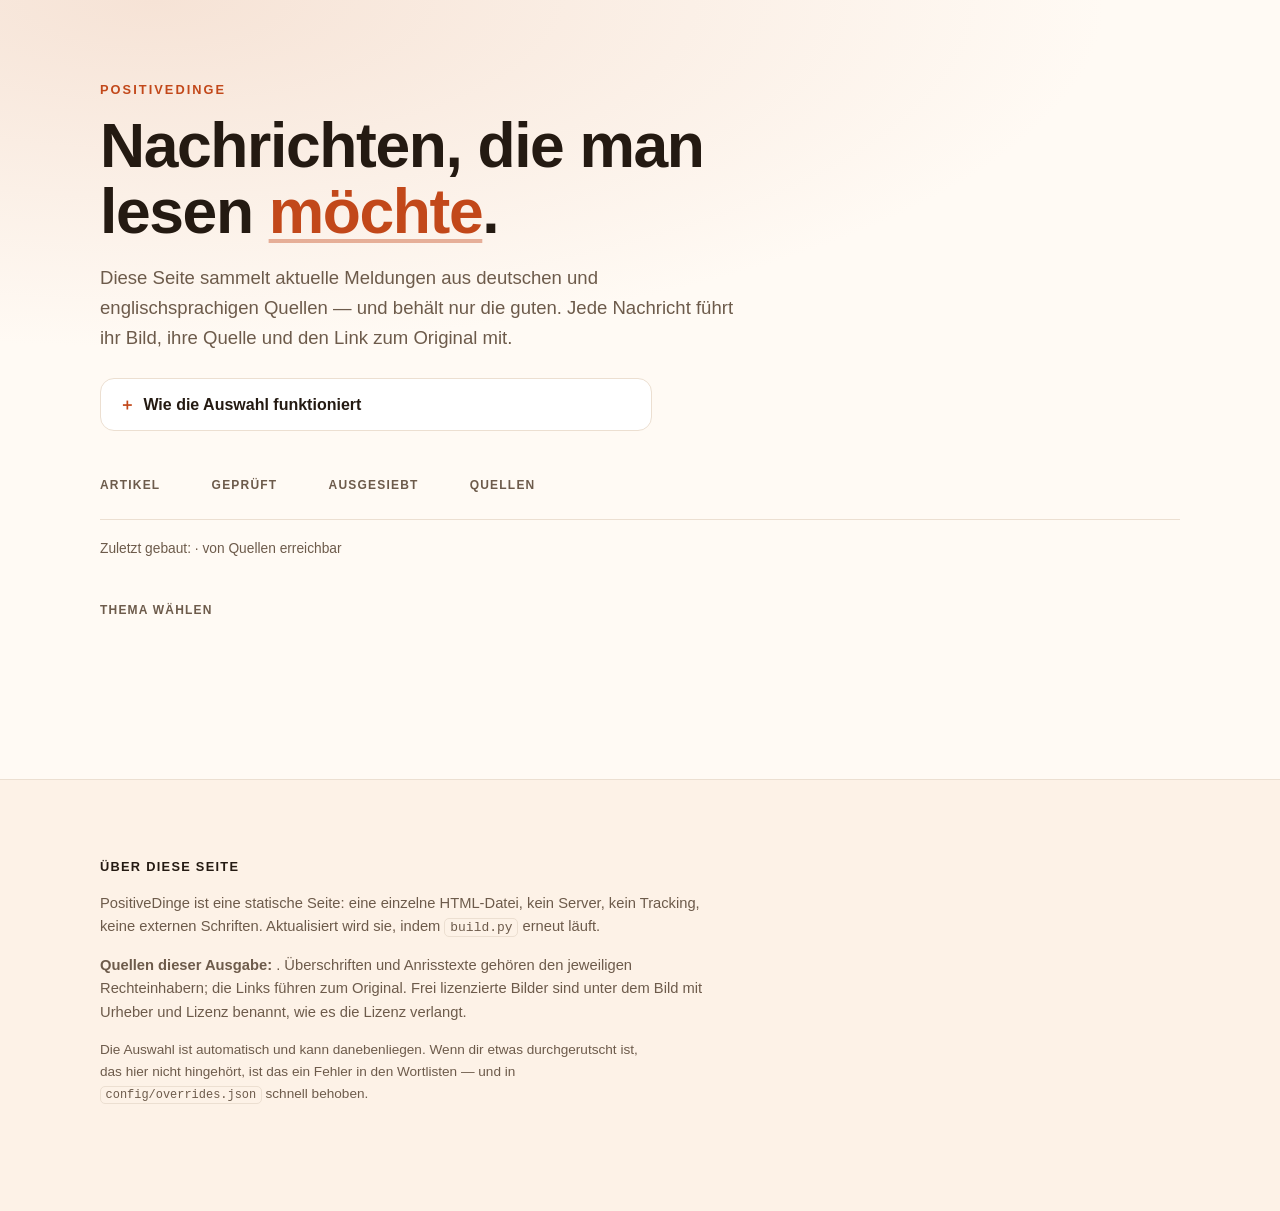
<file: vorlage.html>
<!DOCTYPE html>
<!-- GENERIERT von build.py — nicht von Hand editieren.
     Aenderungen gehoeren in vorlage.html, css/style.css oder config/. -->
<html lang="de">
<head>
<meta charset="utf-8">
<meta name="viewport" content="width=device-width, initial-scale=1">
<title>PositiveDinge — nur gute Nachrichten</title>
<meta name="description" content="Aktuelle Nachrichten, aber nur die guten. Gesammelt aus
deutsch- und englischsprachigen Quellen, jede Meldung mit Bild und Quellenangabe.">
<meta name="color-scheme" content="light dark">
<link rel="stylesheet" href="css/style.css">
<link rel="icon" href="img/favicon.svg" type="image/svg+xml">
</head>
<body>

<a class="sprungmarke" href="#inhalt">Zum Inhalt springen</a>

<header class="kopf">
  <div class="huelle">
    <p class="kopf__marke">PositiveDinge</p>
    <h1 class="kopf__titel">Nachrichten, die man lesen <em>möchte</em>.</h1>
    <p class="kopf__text">
      Diese Seite sammelt aktuelle Meldungen aus deutschen und englischsprachigen
      Quellen — und behält nur die guten. Jede Nachricht führt ihr Bild, ihre
      Quelle und den Link zum Original mit.
    </p>

    <details class="methode">
      <summary>Wie die Auswahl funktioniert</summary>
      <div class="methode__text">
        <p>
          Ein Teil der Quellen berichtet ohnehin nur über gute Nachrichten. Bei
          den allgemeinen Nachrichtenquellen entscheidet ein Filter, und zwar
          bewusst <strong>umgekehrt</strong> als man zunächst denkt: Nicht das
          Negative wird ausgesperrt, sondern das Positive muss nachgewiesen
          werden. Eine reine Sperrliste ließe fast alles durch — die meisten
          Meldungen sind nämlich neutral, nicht offensichtlich negativ.
        </p>
        <p>
          In drei Stufen: Zuerst fliegen Formulierungen raus, die gut klingen,
          aber einen Fehlschlag beschreiben („Rettung gescheitert"). Dann greift
          eine Sperrliste gegen Gewalt, Unglück und Katastrophen — mit einer
          Ausnahme für verneinte Formen, denn „ohne Verletzte" ist eine gute
          Nachricht. Was übrig bleibt, muss Punkte sammeln: positive Wörter im
          Titel zählen doppelt, negative ziehen ab.
        </p>
        <p class="methode__ehrlich">
          <strong>Ehrlich gesagt:</strong> Wortlisten können nicht garantieren,
          dass nie eine unpassende Meldung durchrutscht. Sie senken die
          Trefferquote deutlich, mehr nicht. Deshalb protokolliert jeder Build
          jede Entscheidung, und Fehlgriffe lassen sich in
          <code>config/overrides.json</code> in Sekunden korrigieren.
        </p>
      </div>
    </details>

    <dl class="zahlen">
      <div class="zahlen__paar">
        <dt>Artikel</dt><dd><!--ANZAHL--></dd>
      </div>
      <div class="zahlen__paar">
        <dt>Geprüft</dt><dd><!--GEPRUEFT--></dd>
      </div>
      <div class="zahlen__paar">
        <dt>Ausgesiebt</dt><dd><!--VERWORFEN--></dd>
      </div>
      <div class="zahlen__paar">
        <dt>Quellen</dt><dd><!--QUELLENZAHL--></dd>
      </div>
    </dl>

    <p class="kopf__stand">
      Zuletzt gebaut: <time><!--STAND--></time>
      · <span class="kopf__quellen"><!--QUELLEN_GESAMT--> von <!--QUELLEN_ERWARTET-->
      Quellen erreichbar</span>
    </p>
  </div>
</header>

<main id="inhalt">
  <div class="huelle">

    <nav class="filter" aria-label="Themen filtern">
      <p class="filter__hinweis">Thema wählen</p>
      <div class="filter__chips" id="chips">
          <!--CHIPS-->
      </div>
    </nav>

    <p class="leer" id="leer" hidden>
      Zu diesem Thema gibt es gerade nichts. <button type="button" class="leer__zurueck"
      data-filter="alle">Alle Nachrichten zeigen</button>
    </p>

    <div id="strom">
<!--ARTIKEL-->
    </div>

  </div>
</main>

<footer class="fuss">
  <div class="huelle">
    <h2 class="fuss__titel">Über diese Seite</h2>
    <p>
      PositiveDinge ist eine statische Seite: eine einzelne HTML-Datei, kein
      Server, kein Tracking, keine externen Schriften. Aktualisiert wird sie,
      indem <code>build.py</code> erneut läuft.
    </p>
    <p>
      <strong>Quellen dieser Ausgabe:</strong> <span class="fuss__quellen"><!--QUELLEN--></span>.
      Überschriften und Anrisstexte gehören den jeweiligen Rechteinhabern; die
      Links führen zum Original. Frei lizenzierte Bilder sind unter dem Bild mit
      Urheber und Lizenz benannt, wie es die Lizenz verlangt.<!--BILDMODUS-->
    </p>
    <p class="fuss__klein">
      Die Auswahl ist automatisch und kann danebenliegen. Wenn dir etwas
      durchgerutscht ist, das hier nicht hingehört, ist das ein Fehler in den
      Wortlisten — und in <code>config/overrides.json</code> schnell behoben.
    </p>
  </div>
</footer>

<script src="js/main.js" defer></script>
</body>
</html>
</file>
<file: css/style.css>
/* PositiveDinge — das ganze Design an einer Stelle.
   Handgeschrieben. build.py fasst diese Datei nie an.

   Ton: hell und warm, wie fruher Morgen. Kein grelles Neon, keine
   Schattenorgie. Farben und Masse stehen als Variablen in :root. */

:root {
  --bg:          #fffaf4;
  --flaeche:     #ffffff;
  --flaeche-2:   #fdf2e7;
  --text:        #241a12;
  --text-leise:  #6d5b4b;
  --akzent:      #c2481a;
  --akzent-hell: #f6e3d6;
  --gold:        #a86f10;
  --linie:       #ecdfd1;
  --schatten:    0 1px 2px rgba(70, 40, 15, .05), 0 8px 24px rgba(70, 40, 15, .06);
  --radius:      14px;
  --huelle:      1160px;
  --abstand:     clamp(2.5rem, 6vw, 5rem);
  --schrift:     -apple-system, BlinkMacSystemFont, "Segoe UI", Roboto, "Helvetica Neue",
                 Arial, "Noto Sans", sans-serif;
}

@media (prefers-color-scheme: dark) {
  :root {
    --bg:          #171310;
    --flaeche:     #211b16;
    --flaeche-2:   #2a221b;
    --text:        #f4ece4;
    --text-leise:  #b6a698;
    --akzent:      #ff9d63;
    --akzent-hell: #3a2a1e;
    --gold:        #e0b062;
    --linie:       #362c24;
    --schatten:    0 1px 2px rgba(0, 0, 0, .3), 0 8px 24px rgba(0, 0, 0, .25);
  }
}

*, *::before, *::after { box-sizing: border-box; }

html { -webkit-text-size-adjust: 100%; }

body {
  margin: 0;
  background: var(--bg);
  color: var(--text);
  font-family: var(--schrift);
  font-size: 1rem;
  line-height: 1.6;
  text-rendering: optimizeLegibility;
}

img { max-width: 100%; height: auto; display: block; }

a { color: var(--akzent); }

/* Wer mit Tab navigiert, muss sehen, wo er ist. */
:focus-visible {
  outline: 3px solid var(--akzent);
  outline-offset: 3px;
  border-radius: 4px;
}

.huelle {
  width: 100%;
  max-width: var(--huelle);
  margin-inline: auto;
  padding-inline: clamp(1rem, 4vw, 2.5rem);
}

/* Der Sprunglink ist erst bei Tastaturfokus sichtbar. */
.sprungmarke {
  position: absolute;
  left: -9999px;
  top: 0;
  z-index: 10;
  background: var(--akzent);
  color: #fff;
  padding: .7rem 1.1rem;
  border-radius: 0 0 var(--radius) 0;
  font-weight: 600;
  text-decoration: none;
}
.sprungmarke:focus { left: 0; }

/* ---------------------------------------------------------------- Kopf */

.kopf {
  padding-block: clamp(2.5rem, 7vw, 5rem) 0;
  background:
    radial-gradient(120% 100% at 12% 0%, var(--akzent-hell) 0%, transparent 62%),
    var(--bg);
}

.kopf__marke {
  margin: 0 0 .8rem;
  font-size: .8rem;
  font-weight: 700;
  letter-spacing: .16em;
  text-transform: uppercase;
  color: var(--akzent);
}

.kopf__titel {
  margin: 0 0 1.1rem;
  font-size: clamp(2.1rem, 6.2vw, 3.9rem);
  line-height: 1.06;
  letter-spacing: -.022em;
  max-width: 22ch;
}
.kopf__titel em {
  font-style: normal;
  color: var(--akzent);
  text-decoration: underline;
  text-decoration-thickness: .07em;
  text-underline-offset: .1em;
  text-decoration-color: color-mix(in srgb, var(--akzent) 40%, transparent);
}

.kopf__text {
  margin: 0;
  max-width: 62ch;
  font-size: clamp(1.02rem, 1.6vw, 1.16rem);
  color: var(--text-leise);
}

/* --- Methodenerklaerung: zugeklappt, damit sie nicht stoert --- */

.methode {
  margin-top: 1.6rem;
  max-width: 62ch;
  border: 1px solid var(--linie);
  border-radius: var(--radius);
  background: var(--flaeche);
}
.methode summary {
  cursor: pointer;
  padding: .8rem 1.1rem;
  font-weight: 600;
  list-style: none;
}
.methode summary::-webkit-details-marker { display: none; }
.methode summary::before {
  content: "＋";
  display: inline-block;
  margin-right: .55rem;
  color: var(--akzent);
  font-weight: 700;
}
.methode[open] summary::before { content: "−"; }
.methode summary:hover { color: var(--akzent); }

.methode__text {
  padding: 0 1.1rem .9rem;
  border-top: 1px solid var(--linie);
  font-size: .95rem;
  color: var(--text-leise);
}
.methode__text p { margin: .85rem 0; }
.methode__text strong { color: var(--text); }

.methode__ehrlich {
  background: var(--flaeche-2);
  border-left: 3px solid var(--gold);
  border-radius: 0 8px 8px 0;
  padding: .8rem 1rem;
  margin-bottom: 0;
}

.methode code, .fuss code {
  background: var(--flaeche-2);
  border: 1px solid var(--linie);
  border-radius: 5px;
  padding: .08em .38em;
  font-size: .88em;
}

/* --- Zahlen --- */

.zahlen {
  display: flex;
  flex-wrap: wrap;
  gap: clamp(1.5rem, 4vw, 3.2rem);
  margin: clamp(1.8rem, 4vw, 2.8rem) 0 0;
}
.zahlen__paar { margin: 0; }
.zahlen dt {
  font-size: .75rem;
  font-weight: 700;
  letter-spacing: .1em;
  text-transform: uppercase;
  color: var(--text-leise);
}
.zahlen dd {
  margin: .1rem 0 0;
  font-size: clamp(1.5rem, 3.4vw, 2.1rem);
  font-weight: 700;
  letter-spacing: -.02em;
  font-variant-numeric: tabular-nums;
}

.kopf__stand {
  margin: 1.4rem 0 0;
  padding-top: 1.1rem;
  border-top: 1px solid var(--linie);
  font-size: .86rem;
  color: var(--text-leise);
}

/* ------------------------------------------------------------- Filter */

.filter {
  padding-block: clamp(1.8rem, 4vw, 2.6rem) 0;
}
.filter__hinweis {
  margin: 0 0 .7rem;
  font-size: .75rem;
  font-weight: 700;
  letter-spacing: .1em;
  text-transform: uppercase;
  color: var(--text-leise);
}
.filter__chips {
  display: flex;
  flex-wrap: wrap;
  gap: .5rem;
}

.chip {
  display: inline-flex;
  align-items: center;
  gap: .5rem;
  font: inherit;
  font-size: .9rem;
  font-weight: 600;
  color: var(--text);
  background: var(--flaeche);
  border: 1px solid var(--linie);
  border-radius: 999px;
  padding: .42rem .95rem;
  cursor: pointer;
  transition: background-color .15s, border-color .15s, color .15s;
}
.chip:hover { border-color: var(--akzent); color: var(--akzent); }
.chip.is-aktiv {
  background: var(--akzent);
  border-color: var(--akzent);
  color: #fff;
}
.chip__zahl {
  font-size: .78rem;
  font-weight: 700;
  opacity: .65;
  font-variant-numeric: tabular-nums;
}

/* -------------------------------------------------------------- Strom */

#strom { padding-block: clamp(1.6rem, 4vw, 2.4rem) var(--abstand); }

.gruppe { margin-bottom: clamp(2.2rem, 5vw, 3.4rem); }

.gruppe__titel {
  display: flex;
  align-items: center;
  gap: .8rem;
  margin: 0 0 1.2rem;
  font-size: 1.02rem;
  font-weight: 700;
  letter-spacing: .04em;
  text-transform: uppercase;
  color: var(--text-leise);
}
.gruppe__titel::after {
  content: "";
  flex: 1;
  height: 1px;
  background: var(--linie);
}
.gruppe__zahl {
  font-size: .8rem;
  font-weight: 700;
  color: var(--akzent);
}

.raster {
  display: grid;
  grid-template-columns: repeat(auto-fill, minmax(300px, 1fr));
  gap: clamp(1.1rem, 2.4vw, 1.7rem);
}

/* -------------------------------------------------------------- Karte */

.karte {
  display: flex;
  flex-direction: column;
  background: var(--flaeche);
  border: 1px solid var(--linie);
  border-radius: var(--radius);
  overflow: hidden;
  box-shadow: var(--schatten);
  transition: transform .18s ease, box-shadow .18s ease;
}
.karte:hover { transform: translateY(-3px); }

/* Muss hier stehen: .karte setzt display:flex und wuerde sonst das
   hidden-Attribut des Browsers ueberstimmen — der Filter taete nichts. */
.karte[hidden] { display: none; }

/* Feste Rahmenratio: die Karten bleiben im Raster gleich hoch und beim Laden
   springt nichts, auch wenn das Bild noch nicht da ist. */
.karte__bildrahmen {
  aspect-ratio: 3 / 2;
  background: var(--flaeche-2);
  overflow: hidden;
}
.karte__bild {
  width: 100%;
  height: 100%;
  object-fit: cover;
}

.karte__inhalt {
  display: flex;
  flex-direction: column;
  flex: 1;
  padding: 1.05rem 1.15rem 1.15rem;
}

.karte__kopf {
  display: flex;
  align-items: center;
  gap: .5rem;
  margin: 0 0 .55rem;
}
.karte__thema {
  font-size: .7rem;
  font-weight: 700;
  letter-spacing: .09em;
  text-transform: uppercase;
  color: var(--akzent);
}
.karte__sprache {
  font-size: .66rem;
  font-weight: 700;
  letter-spacing: .06em;
  color: var(--text-leise);
  border: 1px solid var(--linie);
  border-radius: 4px;
  padding: .05rem .3rem;
}

.karte__titel {
  margin: 0 0 .6rem;
  font-size: 1.09rem;
  line-height: 1.3;
  letter-spacing: -.008em;
}
.karte__titel a {
  color: inherit;
  text-decoration: none;
}
.karte__titel a:hover { color: var(--akzent); }
.karte__titel a:focus-visible { outline-offset: 4px; }

.karte__teaser {
  margin: 0 0 1rem;
  font-size: .92rem;
  color: var(--text-leise);
}

.karte__fuss {
  display: flex;
  flex-wrap: wrap;
  align-items: baseline;
  gap: .3rem .8rem;
  margin: auto 0 0;
  padding-top: .7rem;
  border-top: 1px solid var(--linie);
  font-size: .78rem;
  color: var(--text-leise);
}
.karte__quelle strong { color: var(--text); font-weight: 600; }
.karte__nachweis { font-size: .74rem; }
.karte__nachweis a { color: inherit; }
.karte__weitere { font-size: .74rem; font-style: italic; }

/* --------------------------------------------------------- Leerer Fall */

.leer {
  padding: 2rem;
  text-align: center;
  color: var(--text-leise);
  background: var(--flaeche-2);
  border-radius: var(--radius);
}
.leer__zurueck {
  font: inherit;
  font-weight: 600;
  color: var(--akzent);
  background: none;
  border: none;
  padding: 0;
  cursor: pointer;
  text-decoration: underline;
}

/* --------------------------------------------------------------- Fuss */

.fuss {
  padding-block: var(--abstand) calc(var(--abstand) + 1rem);
  margin-top: 2rem;
  border-top: 1px solid var(--linie);
  background: var(--flaeche-2);
  font-size: .92rem;
  color: var(--text-leise);
}
.fuss__titel {
  margin: 0 0 .9rem;
  font-size: .8rem;
  font-weight: 700;
  letter-spacing: .1em;
  text-transform: uppercase;
  color: var(--text);
}
.fuss p { max-width: 74ch; }
.fuss__klein { font-size: .85rem; }

/* ------------------------------------------------------ Schmaler Schirm */

@media (max-width: 768px) {
  .raster { grid-template-columns: 1fr; }
  .zahlen { gap: 1.4rem 2rem; }
  .karte:hover { transform: none; }
}

/* Wer Bewegung abbestellt hat, bekommt keine. */
@media (prefers-reduced-motion: reduce) {
  *, *::before, *::after {
    animation-duration: .001ms !important;
    animation-iteration-count: 1 !important;
    transition-duration: .001ms !important;
    scroll-behavior: auto !important;
  }
  .karte:hover { transform: none; }
}

/* Beim Drucken sind Filterknoepfe sinnlos — und ausgeblendete Karten
   muessen trotzdem erscheinen, sonst fehlt im PDF die Haelfte. */
@media print {
  .sprungmarke, .filter, .methode, .leer, .kopf__stand { display: none; }
  .chip { display: none; }
  .karte { break-inside: avoid; box-shadow: none; }
  .karte[hidden] { display: flex !important; }
  .gruppe { break-inside: auto; }
  body { background: #fff; }
}
</file>
